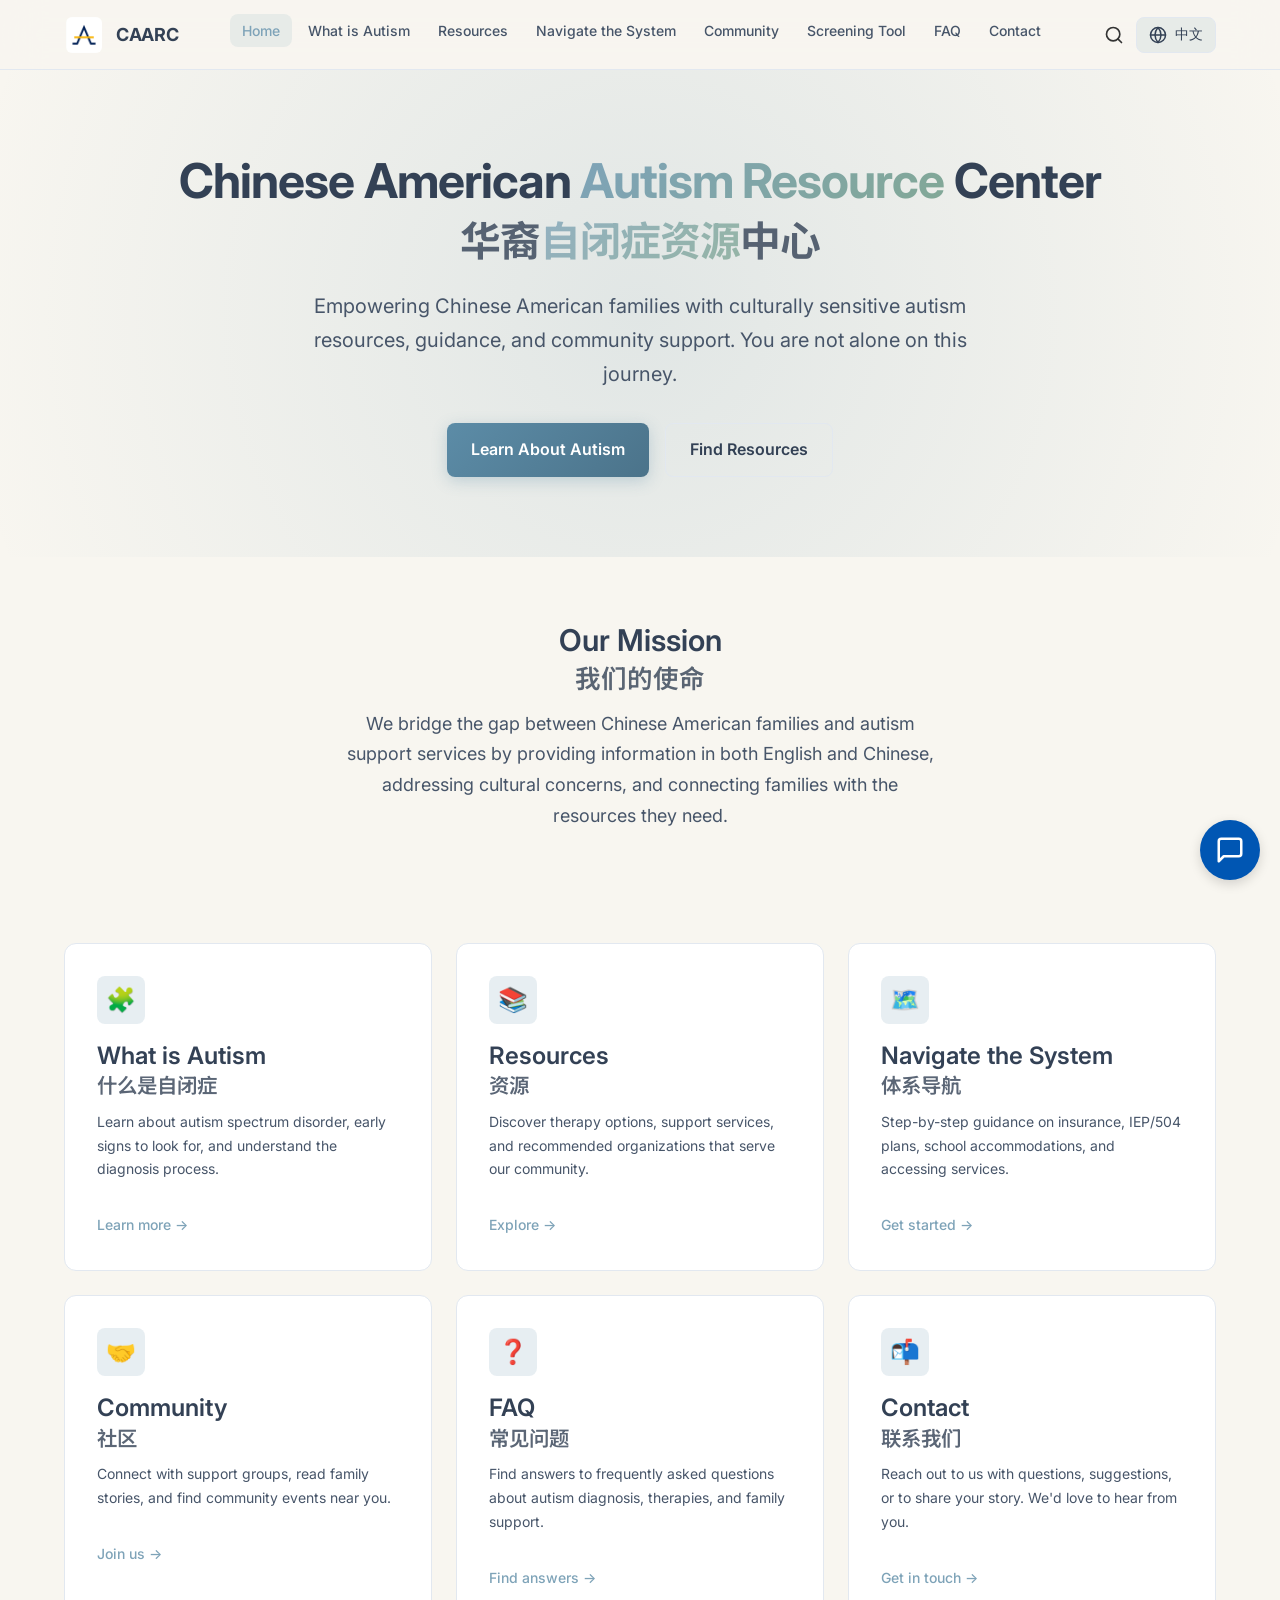
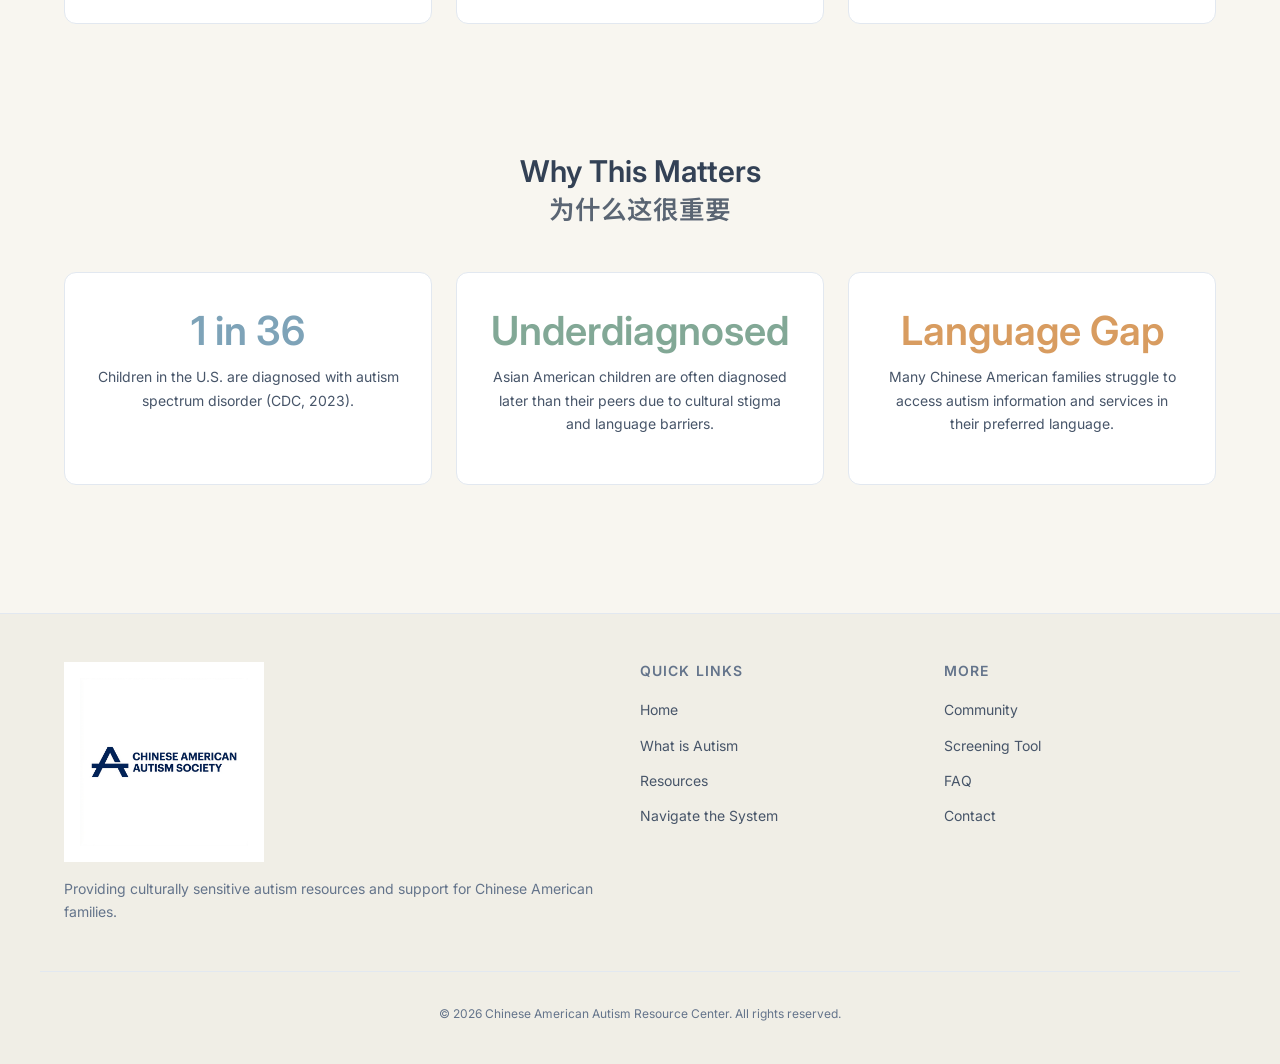
<file: index.html>
<!DOCTYPE html>
<html lang="en" class="lang-en">
<head>
  <meta charset="UTF-8">
  <meta name="viewport" content="width=device-width, initial-scale=1.0">
  <title>Chinese American Autism Resource Center | 华裔自闭症资源中心</title>
  <meta name="description" content="Providing culturally sensitive autism resources, support, and guidance for Chinese American families. 为华裔美国家庭提供自闭症相关资源和支持。">
  <!-- Open Graph / Social Media -->
  <meta property="og:type" content="website">
  <meta property="og:url" content="https://www.caasus.org/index.html">
  <meta property="og:title" content="Chinese American Autism Resource Center | 华裔自闭症资源中心">
  <meta property="og:description" content="Providing culturally sensitive autism resources, support, and guidance for Chinese American families.">
  <meta property="og:image" content="https://www.caasus.org/images/logo_text.png">
  <meta name="twitter:card" content="summary_large_image">
  <link rel="stylesheet" href="css/index.css">
</head>
<body>
  <main>

    <!-- ========== Hero Section ========== -->
    <section class="hero">
      <div class="hero-content container">
        <h1 class="bilingual-title">
          <span class="en">Chinese American <span class="highlight">Autism Resource</span> Center</span>
          <span class="zh">华裔<span class="highlight">自闭症资源</span>中心</span>
        </h1>

        <!-- ========== EDITABLE: Hero Description ========== -->
        <p class="en">Empowering Chinese American families with culturally sensitive autism resources, guidance, and community support. You are not alone on this journey.</p>
        <p class="zh">为华裔美国家庭提供具有文化敏感性的自闭症资源、指导和社区支持。在这段旅程中，您并不孤单。</p>
        <!-- ========== END EDITABLE ========== -->

        <div style="display:flex;gap:16px;justify-content:center;flex-wrap:wrap;">
          <a href="what-is-autism.html" class="btn btn-primary">
            <span class="en">Learn About Autism</span>
            <span class="zh">了解自闭症</span>
          </a>
          <a href="resources.html" class="btn btn-secondary">
            <span class="en">Find Resources</span>
            <span class="zh">查找资源</span>
          </a>
        </div>
      </div>
    </section>

    <!-- ========== Mission Section ========== -->
    <section class="section">
      <div class="container">
        <div class="section-header">
          <h2 class="bilingual-title">
            <span class="en">Our Mission</span>
            <span class="zh">我们的使命</span>
          </h2>
          <!-- ========== EDITABLE: Mission Statement ========== -->
          <p class="en">We bridge the gap between Chinese American families and autism support services by providing information in both English and Chinese, addressing cultural concerns, and connecting families with the resources they need.</p>
          <p class="zh">我们通过提供中英双语信息、关注文化差异并将家庭与所需资源联系起来，架起华裔美国家庭与自闭症支持服务之间的桥梁。</p>
          <!-- ========== END EDITABLE ========== -->
        </div>
      </div>
    </section>

    <!-- ========== Quick Access Cards ========== -->
    <section class="section" style="padding-top:0;">
      <div class="container">
        <div class="card-grid">

          <!-- Card: What is Autism -->
          <a href="what-is-autism.html" class="card" style="text-decoration:none;color:inherit;">
            <div class="card-icon">🧩</div>
            <h3 class="bilingual-title">
              <span class="en">What is Autism</span>
              <span class="zh">什么是自闭症</span>
            </h3>
            <!-- ========== EDITABLE: Card Description ========== -->
            <p class="en">Learn about autism spectrum disorder, early signs to look for, and understand the diagnosis process.</p>
            <p class="zh">了解自闭症谱系障碍、需要关注的早期迹象，以及诊断过程。</p>
            <!-- ========== END EDITABLE ========== -->
            <span class="card-link">
              <span class="en">Learn more →</span>
              <span class="zh">了解更多 →</span>
            </span>
          </a>

          <!-- Card: Resources -->
          <a href="resources.html" class="card" style="text-decoration:none;color:inherit;">
            <div class="card-icon">📚</div>
            <h3 class="bilingual-title">
              <span class="en">Resources</span>
              <span class="zh">资源</span>
            </h3>
            <!-- ========== EDITABLE: Card Description ========== -->
            <p class="en">Discover therapy options, support services, and recommended organizations that serve our community.</p>
            <p class="zh">发现治疗选项、支持服务以及为我们社区服务的推荐机构。</p>
            <!-- ========== END EDITABLE ========== -->
            <span class="card-link">
              <span class="en">Explore →</span>
              <span class="zh">探索 →</span>
            </span>
          </a>

          <!-- Card: Navigate the System -->
          <a href="navigate-system.html" class="card" style="text-decoration:none;color:inherit;">
            <div class="card-icon">🗺️</div>
            <h3 class="bilingual-title">
              <span class="en">Navigate the System</span>
              <span class="zh">体系导航</span>
            </h3>
            <!-- ========== EDITABLE: Card Description ========== -->
            <p class="en">Step-by-step guidance on insurance, IEP/504 plans, school accommodations, and accessing services.</p>
            <p class="zh">关于保险、IEP/504计划、学校支持和获取服务的逐步指导。</p>
            <!-- ========== END EDITABLE ========== -->
            <span class="card-link">
              <span class="en">Get started →</span>
              <span class="zh">开始了解 →</span>
            </span>
          </a>

          <!-- Card: Community -->
          <a href="community.html" class="card" style="text-decoration:none;color:inherit;">
            <div class="card-icon">🤝</div>
            <h3 class="bilingual-title">
              <span class="en">Community</span>
              <span class="zh">社区</span>
            </h3>
            <!-- ========== EDITABLE: Card Description ========== -->
            <p class="en">Connect with support groups, read family stories, and find community events near you.</p>
            <p class="zh">加入互助小组、阅读家庭故事，寻找身边的社区活动。</p>
            <!-- ========== END EDITABLE ========== -->
            <span class="card-link">
              <span class="en">Join us →</span>
              <span class="zh">加入我们 →</span>
            </span>
          </a>

          <!-- Card: FAQ -->
          <a href="faq.html" class="card" style="text-decoration:none;color:inherit;">
            <div class="card-icon">❓</div>
            <h3 class="bilingual-title">
              <span class="en">FAQ</span>
              <span class="zh">常见问题</span>
            </h3>
            <!-- ========== EDITABLE: Card Description ========== -->
            <p class="en">Find answers to frequently asked questions about autism diagnosis, therapies, and family support.</p>
            <p class="zh">查找关于自闭症诊断、治疗和家庭支持的常见问题解答。</p>
            <!-- ========== END EDITABLE ========== -->
            <span class="card-link">
              <span class="en">Find answers →</span>
              <span class="zh">查找答案 →</span>
            </span>
          </a>

          <!-- Card: Contact -->
          <a href="contact.html" class="card" style="text-decoration:none;color:inherit;">
            <div class="card-icon">📬</div>
            <h3 class="bilingual-title">
              <span class="en">Contact</span>
              <span class="zh">联系我们</span>
            </h3>
            <!-- ========== EDITABLE: Card Description ========== -->
            <p class="en">Reach out to us with questions, suggestions, or to share your story. We'd love to hear from you.</p>
            <p class="zh">如有问题、建议或想分享您的故事，请联系我们。我们期待您的来信。</p>
            <!-- ========== END EDITABLE ========== -->
            <span class="card-link">
              <span class="en">Get in touch →</span>
              <span class="zh">联系我们 →</span>
            </span>
          </a>

        </div>
      </div>
    </section>

    <!-- ========== Why This Matters Section ========== -->
    <section class="section">
      <div class="container">
        <div class="section-header">
          <h2 class="bilingual-title">
            <span class="en">Why This Matters</span>
            <span class="zh">为什么这很重要</span>
          </h2>
        </div>
        <div class="card-grid" style="grid-template-columns: repeat(auto-fill, minmax(280px, 1fr));">

          <!-- ========== EDITABLE: Statistics ========== -->
          <div class="card" style="text-align:center;">
            <h3 style="font-size:2.5rem;color:var(--primary-light);margin-bottom:8px;">1 in 36</h3>
            <p class="en">Children in the U.S. are diagnosed with autism spectrum disorder (CDC, 2023).</p>
            <p class="zh">美国儿童被诊断为自闭症谱系障碍（CDC, 2023年）。</p>
          </div>

          <div class="card" style="text-align:center;">
            <h3 style="font-size:2.5rem;color:var(--secondary);margin-bottom:8px;">Underdiagnosed</h3>
            <p class="en">Asian American children are often diagnosed later than their peers due to cultural stigma and language barriers.</p>
            <p class="zh">由于文化偏见和语言障碍，亚裔美国儿童通常比同龄人更晚被诊断。</p>
          </div>

          <div class="card" style="text-align:center;">
            <h3 style="font-size:2.5rem;color:var(--accent);margin-bottom:8px;">Language Gap</h3>
            <p class="en">Many Chinese American families struggle to access autism information and services in their preferred language.</p>
            <p class="zh">许多华裔美国家庭难以用他们偏好的语言获取自闭症信息和服务。</p>
          </div>
          <!-- ========== END EDITABLE ========== -->

        </div>
      </div>
    </section>

  </main>

  <script src="js/nav.js"></script>
</body>
</html>
</file>
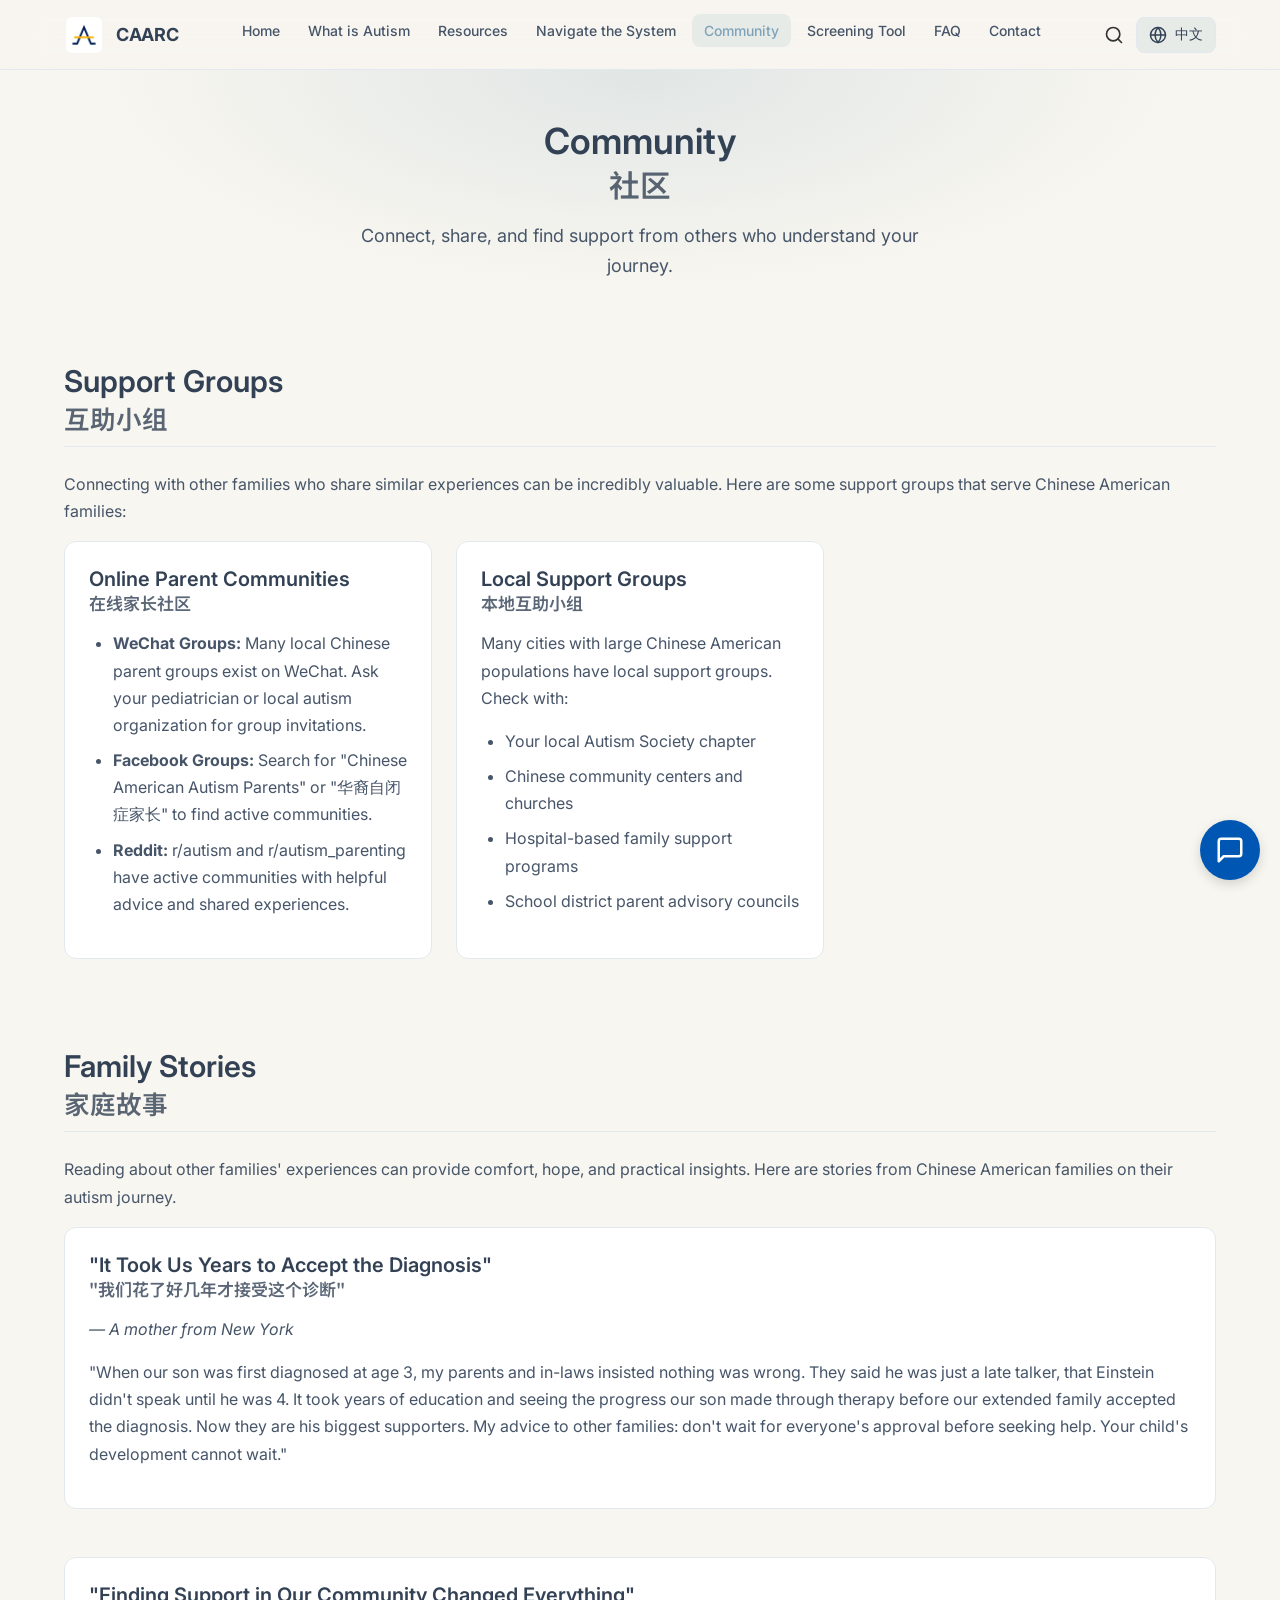
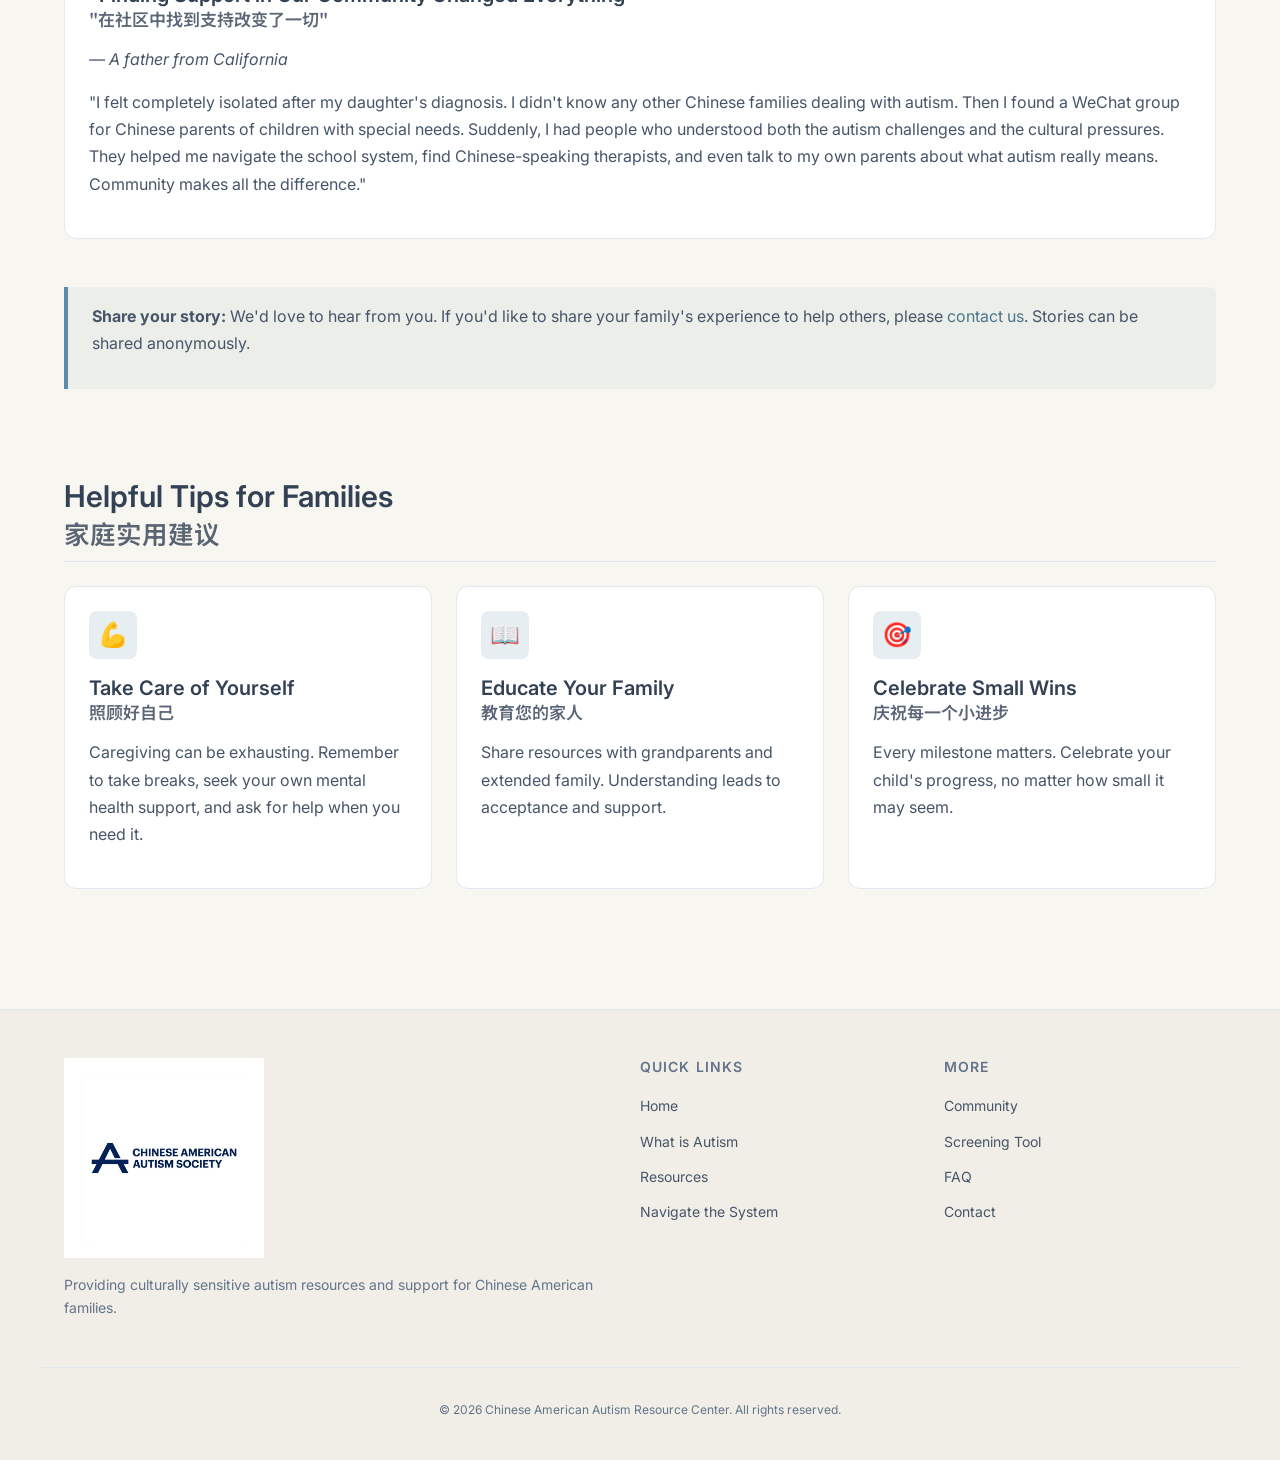
<file: community.html>
<!DOCTYPE html>
<html lang="en" class="lang-en">
<head>
  <meta charset="UTF-8">
  <meta name="viewport" content="width=device-width, initial-scale=1.0">
  <title>Community | 社区 - CAARC</title>
  <meta name="description" content="Connect with support groups, read family stories, and find community events for Chinese American families affected by autism.">
  <meta property="og:type" content="article">
  <meta property="og:url" content="https://www.caasus.org/community.html">
  <meta property="og:title" content="Community | 社区 - CAARC">
  <meta property="og:description" content="Connect with support groups, read family stories, and find community events for Chinese American families.">
  <meta property="og:image" content="https://www.caasus.org/images/logo_text.png">
  <meta name="twitter:card" content="summary_large_image">
  <link rel="stylesheet" href="css/index.css">
</head>
<body>
  <main>

    <section class="page-hero">
      <div class="container">
        <h1 class="bilingual-title">
          <span class="en">Community</span>
          <span class="zh">社区</span>
        </h1>
        <p class="en">Connect, share, and find support from others who understand your journey.</p>
        <p class="zh">与理解您旅程的人联系、分享并获得支持。</p>
      </div>
    </section>

    <div class="container">

      <!-- ========== EDITABLE: Support Groups ========== -->
      <section class="content-section">
        <h2 class="bilingual-title">
          <span class="en">Support Groups</span>
          <span class="zh">互助小组</span>
        </h2>

        <div class="en">
          <p>Connecting with other families who share similar experiences can be incredibly valuable. Here are some support groups that serve Chinese American families:</p>
        </div>
        <div class="zh">
          <p>与有类似经历的其他家庭联系是非常有价值的。以下是一些为华裔美国家庭服务的互助小组：</p>
        </div>

        <div class="card-grid">
          <div class="content-block">
            <h3 class="bilingual-title">
              <span class="en">Online Parent Communities</span>
              <span class="zh">在线家长社区</span>
            </h3>
            <div class="en">
              <ul>
                <li><strong>WeChat Groups:</strong> Many local Chinese parent groups exist on WeChat. Ask your pediatrician or local autism organization for group invitations.</li>
                <li><strong>Facebook Groups:</strong> Search for "Chinese American Autism Parents" or "华裔自闭症家长" to find active communities.</li>
                <li><strong>Reddit:</strong> r/autism and r/autism_parenting have active communities with helpful advice and shared experiences.</li>
              </ul>
            </div>
            <div class="zh">
              <ul>
                <li><strong>微信群：</strong>许多当地华人家长群存在于微信上。向您的儿科医生或当地自闭症组织询问群邀请。</li>
                <li><strong>Facebook群组：</strong>搜索"Chinese American Autism Parents"或"华裔自闭症家长"以找到活跃的社区。</li>
                <li><strong>Reddit：</strong>r/autism和r/autism_parenting拥有活跃的社区，提供有用的建议和分享的经验。</li>
              </ul>
            </div>
          </div>

          <div class="content-block">
            <h3 class="bilingual-title">
              <span class="en">Local Support Groups</span>
              <span class="zh">本地互助小组</span>
            </h3>
            <div class="en">
              <p>Many cities with large Chinese American populations have local support groups. Check with:</p>
              <ul>
                <li>Your local Autism Society chapter</li>
                <li>Chinese community centers and churches</li>
                <li>Hospital-based family support programs</li>
                <li>School district parent advisory councils</li>
              </ul>
            </div>
            <div class="zh">
              <p>许多华裔美国人口较多的城市都有本地互助小组。请查询：</p>
              <ul>
                <li>您当地的自闭症协会分会</li>
                <li>中国社区中心和教会</li>
                <li>医院的家庭支持项目</li>
                <li>学区家长咨询委员会</li>
              </ul>
            </div>
          </div>
        </div>
      </section>
      <!-- ========== END EDITABLE ========== -->

      <!-- ========== EDITABLE: Family Stories ========== -->
      <section class="content-section">
        <h2 class="bilingual-title">
          <span class="en">Family Stories</span>
          <span class="zh">家庭故事</span>
        </h2>

        <div class="en">
          <p>Reading about other families' experiences can provide comfort, hope, and practical insights. Here are stories from Chinese American families on their autism journey.</p>
        </div>
        <div class="zh">
          <p>阅读其他家庭的经历可以带来安慰、希望和实用的见解。以下是华裔美国家庭在自闭症旅程中的故事。</p>
        </div>

        <div class="card-grid" style="grid-template-columns: 1fr;">
          <div class="content-block">
            <h3 class="bilingual-title">
              <span class="en">"It Took Us Years to Accept the Diagnosis"</span>
              <span class="zh">"我们花了好几年才接受这个诊断"</span>
            </h3>
            <div class="en">
              <p><em>— A mother from New York</em></p>
              <p>"When our son was first diagnosed at age 3, my parents and in-laws insisted nothing was wrong. They said he was just a late talker, that Einstein didn't speak until he was 4. It took years of education and seeing the progress our son made through therapy before our extended family accepted the diagnosis. Now they are his biggest supporters. My advice to other families: don't wait for everyone's approval before seeking help. Your child's development cannot wait."</p>
            </div>
            <div class="zh">
              <p><em>— 来自纽约的一位母亲</em></p>
              <p>"当我们的儿子在3岁时首次被诊断时，我的父母和公婆坚持认为没有任何问题。他们说他只是说话晚，爱因斯坦4岁才开始说话。经过多年的教育和看到我们儿子通过治疗取得的进步之后，我们的大家庭才接受了这个诊断。现在他们是他最大的支持者。我给其他家庭的建议是：不要等到所有人都同意了才寻求帮助。您孩子的发展不能等待。"</p>
            </div>
          </div>

          <div class="content-block">
            <h3 class="bilingual-title">
              <span class="en">"Finding Support in Our Community Changed Everything"</span>
              <span class="zh">"在社区中找到支持改变了一切"</span>
            </h3>
            <div class="en">
              <p><em>— A father from California</em></p>
              <p>"I felt completely isolated after my daughter's diagnosis. I didn't know any other Chinese families dealing with autism. Then I found a WeChat group for Chinese parents of children with special needs. Suddenly, I had people who understood both the autism challenges and the cultural pressures. They helped me navigate the school system, find Chinese-speaking therapists, and even talk to my own parents about what autism really means. Community makes all the difference."</p>
            </div>
            <div class="zh">
              <p><em>— 来自加利福尼亚的一位父亲</em></p>
              <p>"女儿被诊断后，我感到完全孤立。我不认识任何其他正在应对自闭症的华人家庭。后来我在微信上找到了一个特殊需要儿童华人家长群。突然间，我有了既理解自闭症挑战又理解文化压力的人。他们帮助我穿越学校系统，找到讲中文的治疗师，甚至和我自己的父母谈论自闭症的真正含义。社区带来了一切改变。"</p>
            </div>
          </div>
        </div>

        <div class="info-box">
          <p class="en"><strong>Share your story:</strong> We'd love to hear from you. If you'd like to share your family's experience to help others, please <a href="contact.html">contact us</a>. Stories can be shared anonymously.</p>
          <p class="zh"><strong>分享您的故事：</strong>我们期待您的来信。如果您愿意分享您家庭的经历来帮助他人，请<a href="contact.html">联系我们</a>。故事可以匿名分享。</p>
        </div>
      </section>
      <!-- ========== END EDITABLE ========== -->

      <!-- ========== EDITABLE: Helpful Resources ========== -->
      <section class="content-section">
        <h2 class="bilingual-title">
          <span class="en">Helpful Tips for Families</span>
          <span class="zh">家庭实用建议</span>
        </h2>

        <div class="card-grid" style="grid-template-columns: repeat(auto-fill, minmax(280px, 1fr));">
          <div class="content-block">
            <div class="card-icon">💪</div>
            <h3 class="bilingual-title">
              <span class="en">Take Care of Yourself</span>
              <span class="zh">照顾好自己</span>
            </h3>
            <p class="en">Caregiving can be exhausting. Remember to take breaks, seek your own mental health support, and ask for help when you need it.</p>
            <p class="zh">照顾孩子可能让人精疲力竭。记得休息、寻求自己的心理健康支持，需要时就寻求帮助。</p>
          </div>

          <div class="content-block">
            <div class="card-icon">📖</div>
            <h3 class="bilingual-title">
              <span class="en">Educate Your Family</span>
              <span class="zh">教育您的家人</span>
            </h3>
            <p class="en">Share resources with grandparents and extended family. Understanding leads to acceptance and support.</p>
            <p class="zh">与祖父母和大家庭分享资源。理解带来接受和支持。</p>
          </div>

          <div class="content-block">
            <div class="card-icon">🎯</div>
            <h3 class="bilingual-title">
              <span class="en">Celebrate Small Wins</span>
              <span class="zh">庆祝每一个小进步</span>
            </h3>
            <p class="en">Every milestone matters. Celebrate your child's progress, no matter how small it may seem.</p>
            <p class="zh">每个里程碑都很重要。庆祝孩子的进步，无论它看起来多么微小。</p>
          </div>
        </div>
      </section>
      <!-- ========== END EDITABLE ========== -->

    </div>
  </main>

  <script src="js/nav.js"></script>
</body>
</html>
</file>
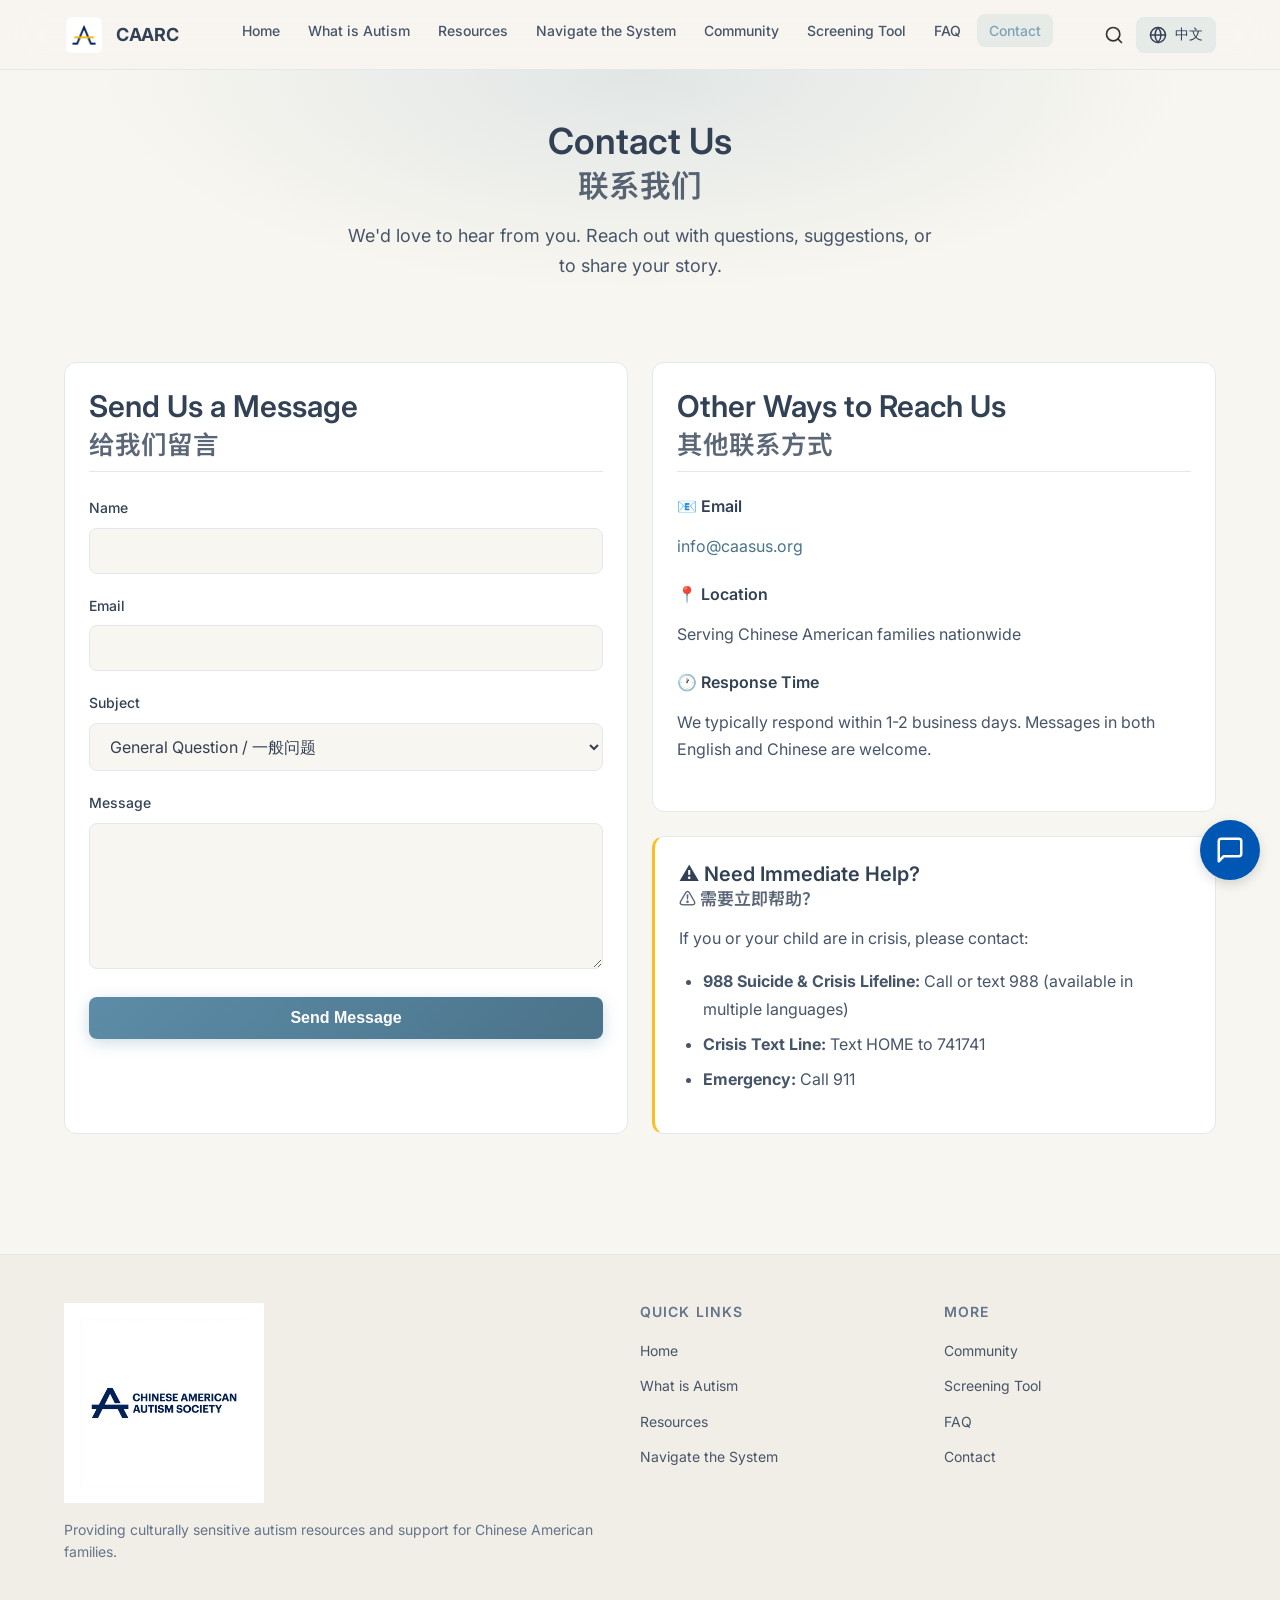
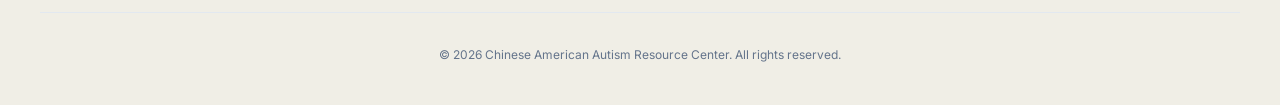
<file: contact.html>
<!DOCTYPE html>
<html lang="en" class="lang-en">

<head>
  <meta charset="UTF-8">
  <meta name="viewport" content="width=device-width, initial-scale=1.0">
  <title>Contact | 联系我们 - CAARC</title>
  <meta name="description"
    content="Contact the Chinese American Autism Resource Center with questions, suggestions, or to share your story.">
  <meta property="og:type" content="website">
  <meta property="og:url" content="https://www.caasus.org/contact.html">
  <meta property="og:title" content="Contact | 联系我们 - CAARC">
  <meta property="og:description"
    content="Contact the Chinese American Autism Resource Center with questions, suggestions, or to share your story.">
  <meta property="og:image" content="https://www.caasus.org/images/logo_text.png">
  <meta name="twitter:card" content="summary_large_image">
  <link rel="stylesheet" href="css/index.css">
</head>

<body>
  <main>

    <section class="page-hero">
      <div class="container">
        <h1 class="bilingual-title">
          <span class="en">Contact Us</span>
          <span class="zh">联系我们</span>
        </h1>
        <p class="en">We'd love to hear from you. Reach out with questions, suggestions, or to share your story.</p>
        <p class="zh">我们期待您的来信。如有问题、建议或想分享您的故事，请联系我们。</p>
      </div>
    </section>

    <div class="container">

      <section class="content-section">
        <div class="card-grid" style="grid-template-columns: 1fr 1fr;">

          <!-- Contact Form -->
          <div class="content-block">
            <h2 class="bilingual-title" style="margin-top:0;">
              <span class="en">Send Us a Message</span>
              <span class="zh">给我们留言</span>
            </h2>

            <!-- ========== EDITABLE: Contact Form ========== -->
            <form id="contact-form" onsubmit="handleSubmit(event)">
              <div class="form-group">
                <label>
                  <span class="en">Name</span>
                  <span class="zh">姓名</span>
                </label>
                <input type="text" id="name" name="name" required>
              </div>

              <div class="form-group">
                <label>
                  <span class="en">Email</span>
                  <span class="zh">邮箱</span>
                </label>
                <input type="email" id="email" name="email" required>
              </div>

              <div class="form-group">
                <label>
                  <span class="en">Subject</span>
                  <span class="zh">主题</span>
                </label>
                <select id="subject" name="subject">
                  <option value="general">
                    General Question / 一般问题
                  </option>
                  <option value="resource">
                    Resource Request / 资源请求
                  </option>
                  <option value="story">
                    Share My Story / 分享我的故事
                  </option>
                  <option value="volunteer">
                    Volunteer / 志愿服务
                  </option>
                  <option value="other">
                    Other / 其他
                  </option>
                </select>
              </div>

              <div class="form-group">
                <label>
                  <span class="en">Message</span>
                  <span class="zh">留言内容</span>
                </label>
                <textarea id="message" name="message" rows="6" required></textarea>
              </div>

              <button type="submit" class="btn btn-primary" style="width:100%;justify-content:center;">
                <span class="en">Send Message</span>
                <span class="zh">发送留言</span>
              </button>

              <div id="form-status" style="margin-top:16px;text-align:center;display:none;"></div>
            </form>
            <!-- ========== END EDITABLE ========== -->
          </div>

          <!-- Contact Info -->
          <div>
            <!-- ========== EDITABLE: Contact Information ========== -->
            <div class="content-block">
              <h2 class="bilingual-title" style="margin-top:0;">
                <span class="en">Other Ways to Reach Us</span>
                <span class="zh">其他联系方式</span>
              </h2>

              <div style="margin-bottom:24px;">
                <h3 style="font-size:1rem;">
                  <span class="en">📧 Email</span>
                  <span class="zh">📧 邮箱</span>
                </h3>
                <p><a id="contact-email" href="#">Loading...</a></p>
              </div>

              <div style="margin-bottom:24px;">
                <h3 style="font-size:1rem;">
                  <span class="en">📍 Location</span>
                  <span class="zh">📍 地点</span>
                </h3>
                <p class="en">Serving Chinese American families nationwide</p>
                <p class="zh">服务全国华裔美国家庭</p>
              </div>

              <div style="margin-bottom:24px;">
                <h3 style="font-size:1rem;">
                  <span class="en">🕐 Response Time</span>
                  <span class="zh">🕐 回复时间</span>
                </h3>
                <p class="en">We typically respond within 1-2 business days. Messages in both English and Chinese are
                  welcome.</p>
                <p class="zh">我们通常在1-2个工作日内回复。欢迎使用中文或英文留言。</p>
              </div>
            </div>
            <!-- ========== END EDITABLE ========== -->

            <!-- ========== EDITABLE: Emergency Resources ========== -->
            <div class="content-block" style="border-left: 3px solid var(--warning);">
              <h3 class="bilingual-title" style="margin-top:0;">
                <span class="en">⚠️ Need Immediate Help?</span>
                <span class="zh">⚠️ 需要立即帮助？</span>
              </h3>
              <div class="en">
                <p>If you or your child are in crisis, please contact:</p>
                <ul>
                  <li><strong>988 Suicide & Crisis Lifeline:</strong> Call or text 988 (available in multiple languages)
                  </li>
                  <li><strong>Crisis Text Line:</strong> Text HOME to 741741</li>
                  <li><strong>Emergency:</strong> Call 911</li>
                </ul>
              </div>
              <div class="zh">
                <p>如果您或您的孩子正处于危机中，请联系：</p>
                <ul>
                  <li><strong>988自杀和危机生命线：</strong>拨打或发短信至988（提供多语言服务）</li>
                  <li><strong>危机短信热线：</strong>发送HOME到741741</li>
                  <li><strong>紧急情况：</strong>拨打911</li>
                </ul>
              </div>
            </div>
            <!-- ========== END EDITABLE ========== -->
          </div>

        </div>
      </section>

    </div>
  </main>

  <script src="js/config.js"></script>
  <script>
    async function handleSubmit(event) {
      event.preventDefault();
      var status = document.getElementById('form-status');
      var submitBtn = event.target.querySelector('button[type="submit"]');
      var lang = document.documentElement.classList.contains('lang-zh') ? 'zh' : 'en';

      // Check for Web3Forms key
      var apiKey = (typeof CONFIG !== 'undefined' && CONFIG.WEB3FORMS_KEY) ? CONFIG.WEB3FORMS_KEY : '';
      if (!apiKey || apiKey === 'YOUR_WEB3FORMS_ACCESS_KEY_HERE') {
        status.style.display = 'block';
        status.innerHTML = '<div class="info-box"><p>Contact form not configured. Please set up js/config.js with your Web3Forms key.</p></div>';
        return;
      }

      // Show loading state
      submitBtn.disabled = true;
      submitBtn.innerHTML = lang === 'zh' ? '发送中...' : 'Sending...';

      var subjectEl = document.getElementById('subject');
      var formData = {
        access_key: apiKey,
        name: document.getElementById('name').value,
        email: document.getElementById('email').value,
        subject: subjectEl.options[subjectEl.selectedIndex].text || 'Message from CAAS Website',
        message: document.getElementById('message').value,
        from_name: 'CAAS Website Contact Form'
      };

      try {
        var response = await fetch('https://api.web3forms.com/submit', {
          method: 'POST',
          headers: { 'Content-Type': 'application/json' },
          body: JSON.stringify(formData)
        });
        var result = await response.json();

        status.style.display = 'block';
        if (result.success) {
          event.target.reset();
          if (lang === 'zh') {
            status.innerHTML = '<div class="info-box success"><p>✅ 您的消息已成功发送！我们会尽快回复您。</p></div>';
          } else {
            status.innerHTML = '<div class="info-box success"><p>✅ Your message has been sent successfully! We\'ll get back to you soon.</p></div>';
          }
        } else {
          if (lang === 'zh') {
            status.innerHTML = '<div class="info-box"><p>❌ 发送失败，请稍后再试。</p></div>';
          } else {
            status.innerHTML = '<div class="info-box"><p>❌ Failed to send. Please try again later.</p></div>';
          }
        }
      } catch (err) {
        status.style.display = 'block';
        if (lang === 'zh') {
          status.innerHTML = '<div class="info-box"><p>❌ 网络错误，请稍后再试。</p></div>';
        } else {
          status.innerHTML = '<div class="info-box"><p>❌ Network error. Please try again later.</p></div>';
        }
      }

      // Restore button
      submitBtn.disabled = false;
      submitBtn.innerHTML = '<span class="en">Send Message</span><span class="zh">发送留言</span>';
    }

    // Populate email from config
    document.addEventListener('DOMContentLoaded', function() {
      var emailEl = document.getElementById('contact-email');
      if (typeof CONFIG !== 'undefined' && CONFIG.EMAIL) {
        emailEl.href = 'mailto:' + CONFIG.EMAIL;
        emailEl.textContent = CONFIG.EMAIL;
      } else {
        emailEl.href = '#';
        emailEl.textContent = 'Please set up js/config.js';
      }
    });
  </script>
  <script src="js/nav.js"></script>
</body>

</html>
</file>
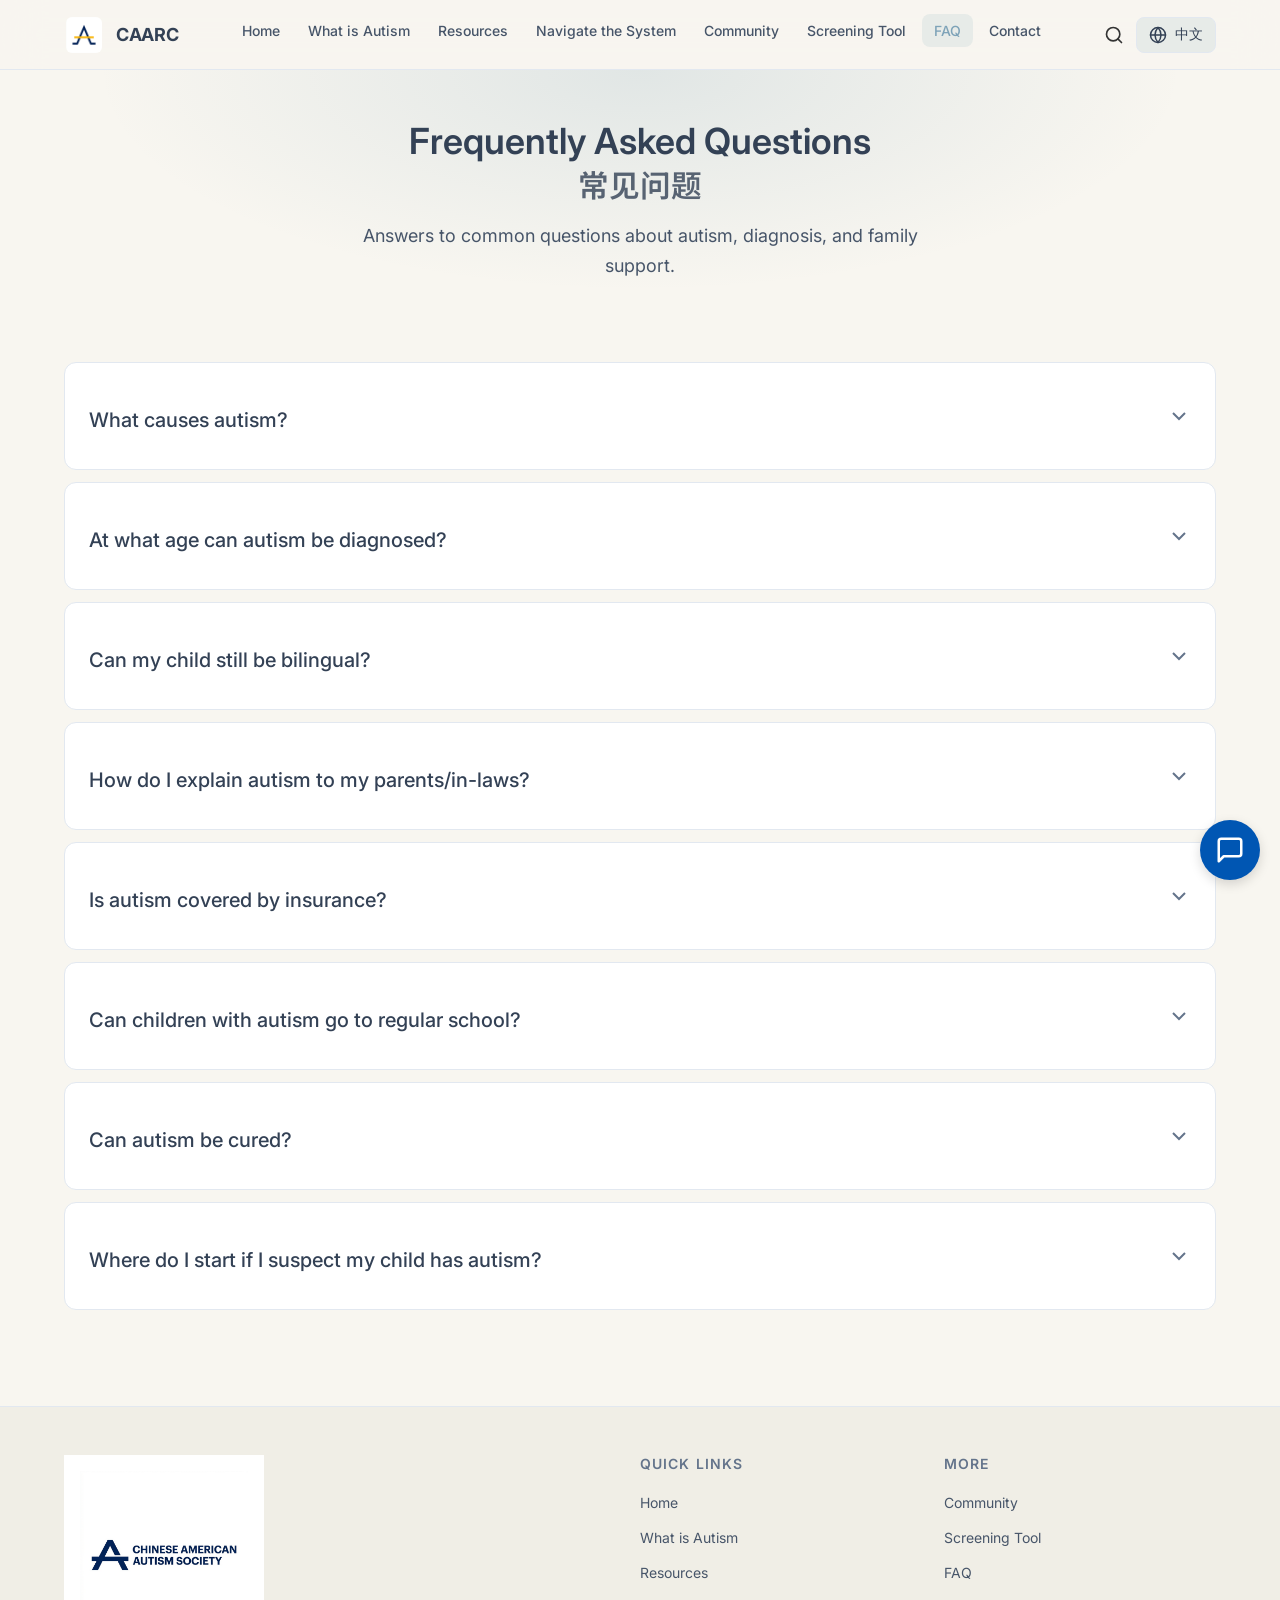
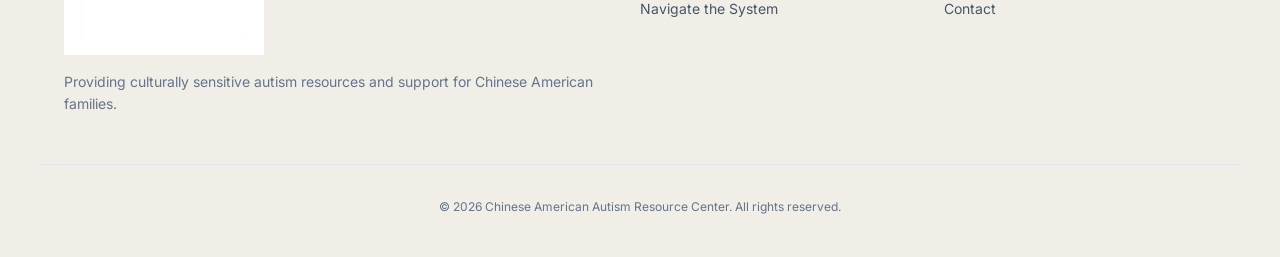
<file: faq.html>
<!DOCTYPE html>
<html lang="en" class="lang-en">
<head>
  <meta charset="UTF-8">
  <meta name="viewport" content="width=device-width, initial-scale=1.0">
  <title>FAQ | 常见问题 - CAARC</title>
  <meta name="description" content="Frequently asked questions about autism diagnosis, therapies, and family support for Chinese American families.">
  <meta property="og:type" content="article">
  <meta property="og:url" content="https://www.caasus.org/faq.html">
  <meta property="og:title" content="FAQ | 常见问题 - CAARC">
  <meta property="og:description" content="Frequently asked questions about autism diagnosis, therapies, and family support for Chinese American families.">
  <meta property="og:image" content="https://www.caasus.org/images/logo_text.png">
  <meta name="twitter:card" content="summary_large_image">
  <link rel="stylesheet" href="css/index.css">
</head>
<body>
  <main>

    <section class="page-hero">
      <div class="container">
        <h1 class="bilingual-title">
          <span class="en">Frequently Asked Questions</span>
          <span class="zh">常见问题</span>
        </h1>
        <p class="en">Answers to common questions about autism, diagnosis, and family support.</p>
        <p class="zh">关于自闭症、诊断和家庭支持的常见问题解答。</p>
      </div>
    </section>

    <div class="container">
      <section class="content-section">

        <!-- ========== EDITABLE: FAQ Items ========== -->
        <div class="accordion" id="faq-accordion">

          <!-- FAQ 1 -->
          <div class="accordion-item">
            <div class="accordion-header" onclick="toggleAccordion(this)">
              <h3>
                <span class="en">What causes autism?</span>
                <span class="zh">自闭症的原因是什么？</span>
              </h3>
              <svg class="accordion-icon" viewBox="0 0 24 24" fill="none" stroke="currentColor" stroke-width="2"><polyline points="6 9 12 15 18 9"></polyline></svg>
            </div>
            <div class="accordion-content">
              <div class="accordion-content-inner">
                <p class="en">The exact causes of autism are not fully understood, but research shows it is primarily influenced by genetics. Studies of twins and families show that genetics play a significant role. Environmental factors may also contribute, but there is <strong>no scientific evidence</strong> linking autism to vaccines, parenting styles, or diet. Autism is a neurological difference present from birth.</p>
                <p class="zh">自闭症的确切原因尚未完全了解，但研究表明它主要受遗传因素影响。双胞胎和家庭研究表明遗传因素起着重要作用。环境因素也可能有所贡献，但<strong>没有科学证据</strong>将自闭症与疫苗、养育方式或饮食联系起来。自闭症是一种从出生起就存在的神经学差异。</p>
              </div>
            </div>
          </div>

          <!-- FAQ 2 -->
          <div class="accordion-item">
            <div class="accordion-header" onclick="toggleAccordion(this)">
              <h3>
                <span class="en">At what age can autism be diagnosed?</span>
                <span class="zh">自闭症可以在什么年龄被诊断？</span>
              </h3>
              <svg class="accordion-icon" viewBox="0 0 24 24" fill="none" stroke="currentColor" stroke-width="2"><polyline points="6 9 12 15 18 9"></polyline></svg>
            </div>
            <div class="accordion-content">
              <div class="accordion-content-inner">
                <p class="en">Autism can be reliably diagnosed as early as 18 months of age, though many children are not diagnosed until age 4 or later. The American Academy of Pediatrics recommends screening at 18 and 24 months. Asian American children are often diagnosed later than their peers — studies show a gap of 1-2 years compared to white children. If you have concerns about your child's development, don't wait — talk to your pediatrician immediately.</p>
                <p class="zh">自闭症最早可以在18个月时被可靠诊断，但许多儿童直到4岁或更晚才被诊断。美国儿科学会建议在18个月和24个月时进行筛查。亚裔美国儿童通常比同龄人更晚被诊断——研究显示与白人儿童相比有1-2年的差距。如果您对孩子的发展有担忧，不要等待——立即与您的儿科医生交谈。</p>
              </div>
            </div>
          </div>

          <!-- FAQ 3 -->
          <div class="accordion-item">
            <div class="accordion-header" onclick="toggleAccordion(this)">
              <h3>
                <span class="en">Can my child still be bilingual?</span>
                <span class="zh">我的孩子还能双语吗？</span>
              </h3>
              <svg class="accordion-icon" viewBox="0 0 24 24" fill="none" stroke="currentColor" stroke-width="2"><polyline points="6 9 12 15 18 9"></polyline></svg>
            </div>
            <div class="accordion-content">
              <div class="accordion-content-inner">
                <p class="en"><strong>Yes!</strong> Research consistently shows that bilingualism does not cause additional language delays in children with autism. In fact, bilingual exposure may provide cognitive benefits. The American Speech-Language-Hearing Association (ASHA) recommends that families continue using their home language. Speaking Chinese at home helps your child maintain family connections, cultural identity, and communication with grandparents and relatives.</p>
                <p class="zh"><strong>是的！</strong>研究一致表明，双语不会导致自闭症儿童额外的语言延迟。事实上，双语接触可能提供认知益处。美国言语语言听力协会（ASHA）建议家庭继续使用他们的母语。在家说中文有助于您的孩子保持家庭联系、文化认同，以及与祖父母和亲戚的沟通。</p>
              </div>
            </div>
          </div>

          <!-- FAQ 4 -->
          <div class="accordion-item">
            <div class="accordion-header" onclick="toggleAccordion(this)">
              <h3>
                <span class="en">How do I explain autism to my parents/in-laws?</span>
                <span class="zh">我如何向父母/公婆解释自闭症？</span>
              </h3>
              <svg class="accordion-icon" viewBox="0 0 24 24" fill="none" stroke="currentColor" stroke-width="2"><polyline points="6 9 12 15 18 9"></polyline></svg>
            </div>
            <div class="accordion-content">
              <div class="accordion-content-inner">
                <div class="en">
                  <p>This is one of the most common challenges for Chinese American families. Here are some approaches that have worked for other families:</p>
                  <ul>
                    <li><strong>Use medical terminology:</strong> Framing autism as a medical/neurological condition (rather than a behavioral issue) can help older generations understand it's not about parenting</li>
                    <li><strong>Share Chinese-language resources:</strong> Provide articles and videos in Chinese that explain autism clearly</li>
                    <li><strong>Involve them in therapy:</strong> Inviting grandparents to observe therapy sessions can help them see the progress and understand the approach</li>
                    <li><strong>Be patient:</strong> Acceptance takes time. Focus on the progress your child is making</li>
                    <li><strong>Find a Chinese-speaking professional:</strong> Having a doctor or therapist explain the diagnosis in Chinese can be very effective</li>
                  </ul>
                </div>
                <div class="zh">
                  <p>这是华裔美国家庭最常见的挑战之一。以下是一些对其他家庭有效的方法：</p>
                  <ul>
                    <li><strong>使用医学术语：</strong>将自闭症定义为医学/神经系统状况（而不是行为问题）可以帮助老一辈理解这与养育方式无关</li>
                    <li><strong>分享中文资源：</strong>提供清楚解释自闭症的中文文章和视频</li>
                    <li><strong>让他们参与治疗：</strong>邀请祖父母观察治疗过程可以帮助他们看到进步并理解方法</li>
                    <li><strong>保持耐心：</strong>接受需要时间。关注您的孩子正在取得的进步</li>
                    <li><strong>找一位讲中文的专业人士：</strong>让医生或治疗师用中文解释诊断结果可能非常有效</li>
                  </ul>
                </div>
              </div>
            </div>
          </div>

          <!-- FAQ 5 -->
          <div class="accordion-item">
            <div class="accordion-header" onclick="toggleAccordion(this)">
              <h3>
                <span class="en">Is autism covered by insurance?</span>
                <span class="zh">保险是否覆盖自闭症？</span>
              </h3>
              <svg class="accordion-icon" viewBox="0 0 24 24" fill="none" stroke="currentColor" stroke-width="2"><polyline points="6 9 12 15 18 9"></polyline></svg>
            </div>
            <div class="accordion-content">
              <div class="accordion-content-inner">
                <p class="en">Yes, most health insurance plans are required by law to cover autism diagnosis and treatment. All 50 states have autism insurance mandates, though the specifics vary by state. Medicaid also covers autism services. If your insurance denies coverage, you have the right to appeal. Visit our <a href="navigate-system.html">Navigate the System</a> page for detailed guidance on insurance coverage.</p>
                <p class="zh">是的，大多数健康保险计划依法必须覆盖自闭症的诊断和治疗。所有50个州都有自闭症保险授权，尽管具体情况因州而异。Medicaid也覆盖自闭症服务。如果您的保险拒绝覆盖，您有权提出申诉。请访问我们的<a href="navigate-system.html">体系导航</a>页面，获取有关保险覆盖的详细指导。</p>
              </div>
            </div>
          </div>

          <!-- FAQ 6 -->
          <div class="accordion-item">
            <div class="accordion-header" onclick="toggleAccordion(this)">
              <h3>
                <span class="en">Can children with autism go to regular school?</span>
                <span class="zh">自闭症儿童可以上普通学校吗？</span>
              </h3>
              <svg class="accordion-icon" viewBox="0 0 24 24" fill="none" stroke="currentColor" stroke-width="2"><polyline points="6 9 12 15 18 9"></polyline></svg>
            </div>
            <div class="accordion-content">
              <div class="accordion-content-inner">
                <p class="en">Yes! Many children with autism attend regular schools with appropriate supports. Under federal law (IDEA), your child has the right to be educated in the "least restrictive environment." This means they should be included in general education classrooms to the maximum extent appropriate, with supports such as an IEP or 504 Plan. The right placement depends on your child's individual needs — options range from full inclusion with support to specialized classrooms.</p>
                <p class="zh">是的！许多自闭症儿童在适当支持下在普通学校就读。根据联邦法律（IDEA），您的孩子有权在"最少限制环境"中接受教育。这意味着他们应在最大适当范围内被纳入普通教育课堂，并获得IEP或504计划等支持。合适的安置取决于您孩子的个别需求——选项从全融合支持到专门教室不等。</p>
              </div>
            </div>
          </div>

          <!-- FAQ 7 -->
          <div class="accordion-item">
            <div class="accordion-header" onclick="toggleAccordion(this)">
              <h3>
                <span class="en">Can autism be cured?</span>
                <span class="zh">自闭症可以治愈吗？</span>
              </h3>
              <svg class="accordion-icon" viewBox="0 0 24 24" fill="none" stroke="currentColor" stroke-width="2"><polyline points="6 9 12 15 18 9"></polyline></svg>
            </div>
            <div class="accordion-content">
              <div class="accordion-content-inner">
                <p class="en">Autism is a lifelong condition — there is currently no cure. However, with early intervention and appropriate therapies, many individuals with autism make significant progress in communication, social skills, and daily living. The goal of treatment is not to "cure" autism but to help individuals reach their full potential and lead fulfilling lives. Many autistic adults live independently, have careers, and contribute meaningfully to their communities.</p>
                <p class="zh">自闭症是一种终生状况——目前没有治愈方法。然而，通过早期干预和适当的治疗，许多自闭症个体在沟通、社交技能和日常生活方面取得了显著进步。治疗的目标不是"治愈"自闭症，而是帮助个体发挥其全部潜力并过上充实的生活。许多自闭症成人独立生活、拥有事业，并对他们的社区做出有意义的贡献。</p>
              </div>
            </div>
          </div>

          <!-- FAQ 8 -->
          <div class="accordion-item">
            <div class="accordion-header" onclick="toggleAccordion(this)">
              <h3>
                <span class="en">Where do I start if I suspect my child has autism?</span>
                <span class="zh">如果我怀疑我的孩子有自闭症，我该从哪里开始？</span>
              </h3>
              <svg class="accordion-icon" viewBox="0 0 24 24" fill="none" stroke="currentColor" stroke-width="2"><polyline points="6 9 12 15 18 9"></polyline></svg>
            </div>
            <div class="accordion-content">
              <div class="accordion-content-inner">
                <div class="en">
                  <ol class="steps-list">
                    <li><strong>Talk to your pediatrician:</strong> Share your specific concerns. Ask for a developmental screening.</li>
                    <li><strong>Contact Early Intervention:</strong> For children under 3, your state's Early Intervention program provides free evaluations.</li>
                    <li><strong>Request a school evaluation:</strong> For children 3 and older, your school district must evaluate your child if requested in writing.</li>
                    <li><strong>Seek a comprehensive evaluation:</strong> Ask for a referral to a developmental pediatrician or autism specialist for a thorough assessment.</li>
                    <li><strong>Don't wait:</strong> The earlier your child receives support, the better the outcomes. Trust your instincts as a parent.</li>
                  </ol>
                </div>
                <div class="zh">
                  <ol class="steps-list">
                    <li><strong>与儿科医生交谈：</strong>分享您具体的担忧。要求进行发育筛查。</li>
                    <li><strong>联系早期干预：</strong>对于3岁以下的儿童，您所在州的早期干预项目提供免费评估。</li>
                    <li><strong>请求学校评估：</strong>对于3岁及以上的儿童，如果您以书面形式提出请求，学区必须对您的孩子进行评估。</li>
                    <li><strong>寻求综合评估：</strong>要求转介到发育儿科医生或自闭症专家进行全面评估。</li>
                    <li><strong>不要等待：</strong>您的孩子越早获得支持，效果越好。相信您作为父母的直觉。</li>
                  </ol>
                </div>
              </div>
            </div>
          </div>

        </div>
        <!-- ========== END EDITABLE ========== -->

      </section>
    </div>
  </main>

  <!-- FAQ Accordion Script -->
  <script>
    function toggleAccordion(header) {
      const item = header.parentElement;
      const content = item.querySelector('.accordion-content');
      const isActive = item.classList.contains('active');

      // Close all other items
      document.querySelectorAll('.accordion-item.active').forEach(function(activeItem) {
        if (activeItem !== item) {
          activeItem.classList.remove('active');
          activeItem.querySelector('.accordion-content').style.maxHeight = null;
        }
      });

      // Toggle current item
      if (isActive) {
        item.classList.remove('active');
        content.style.maxHeight = null;
      } else {
        item.classList.add('active');
        content.style.maxHeight = content.scrollHeight + 'px';
      }
    }
  </script>
  <script src="js/nav.js"></script>
</body>
</html>
</file>
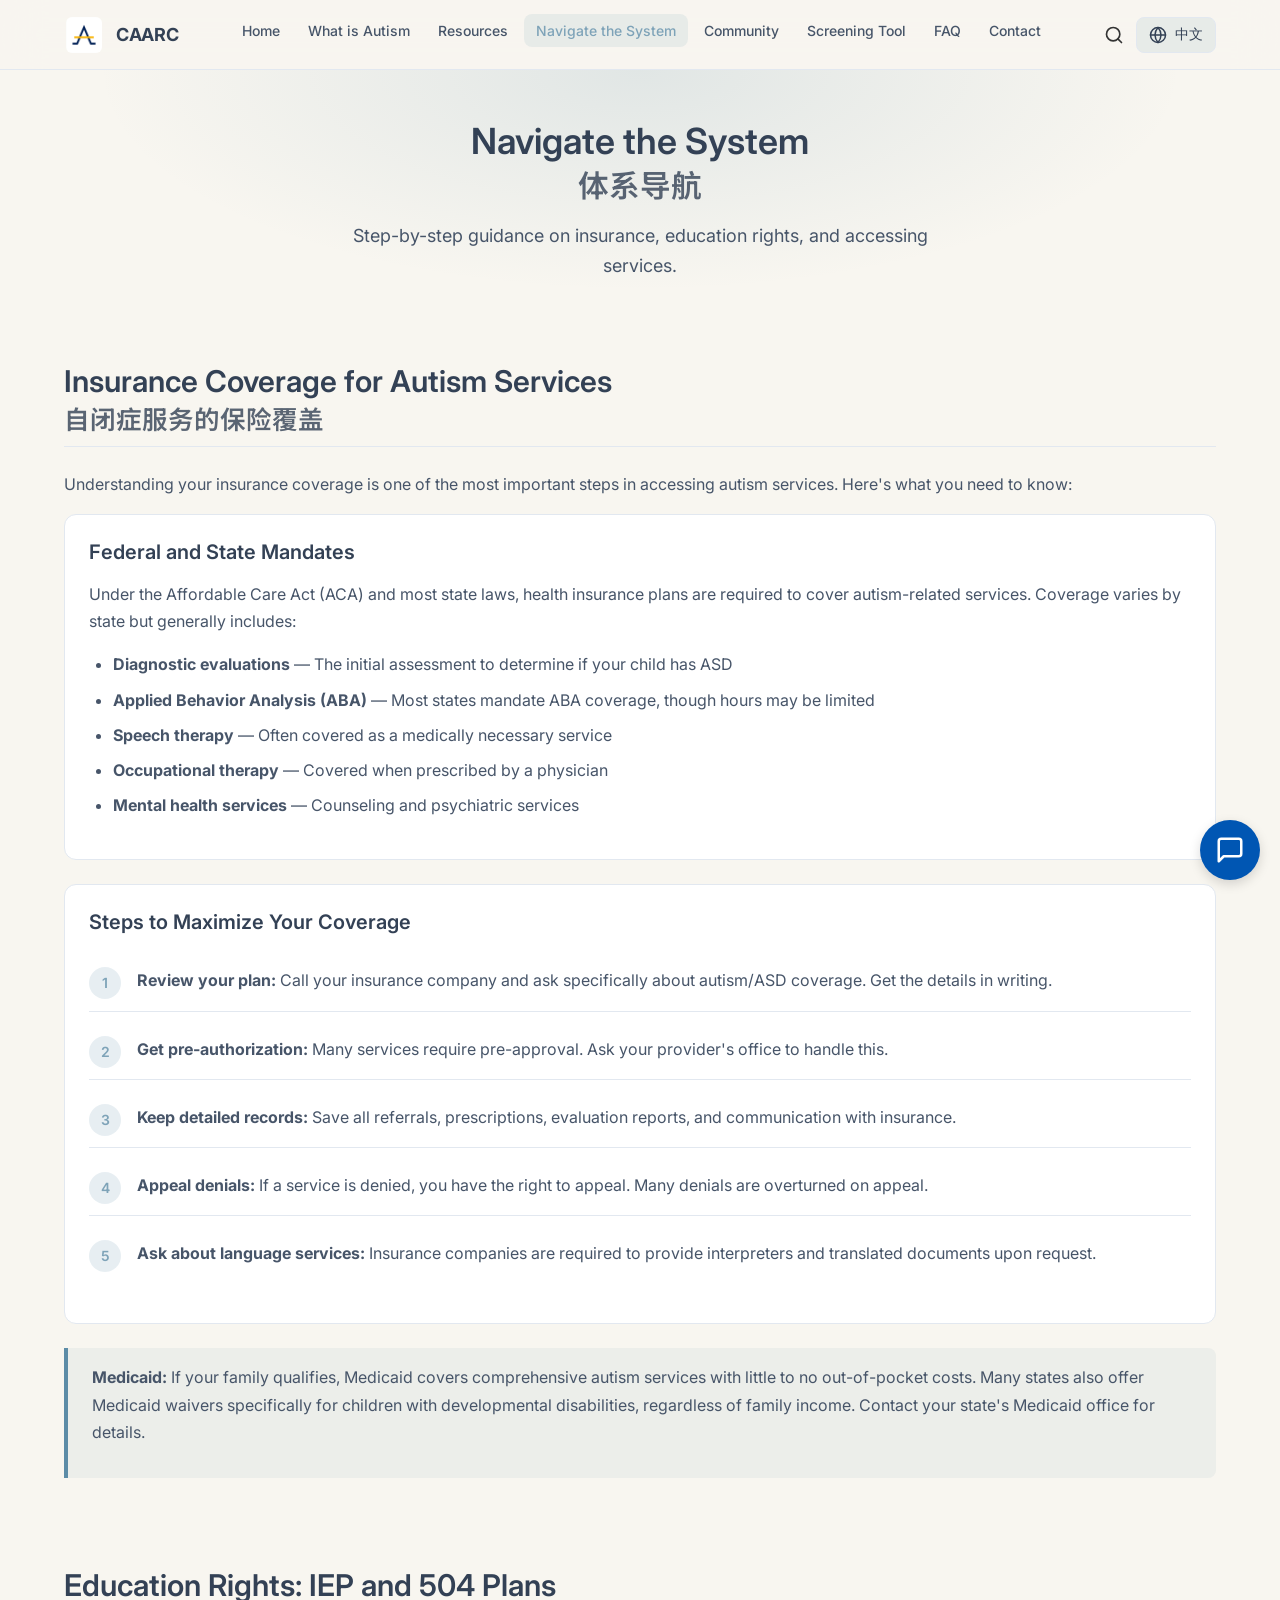
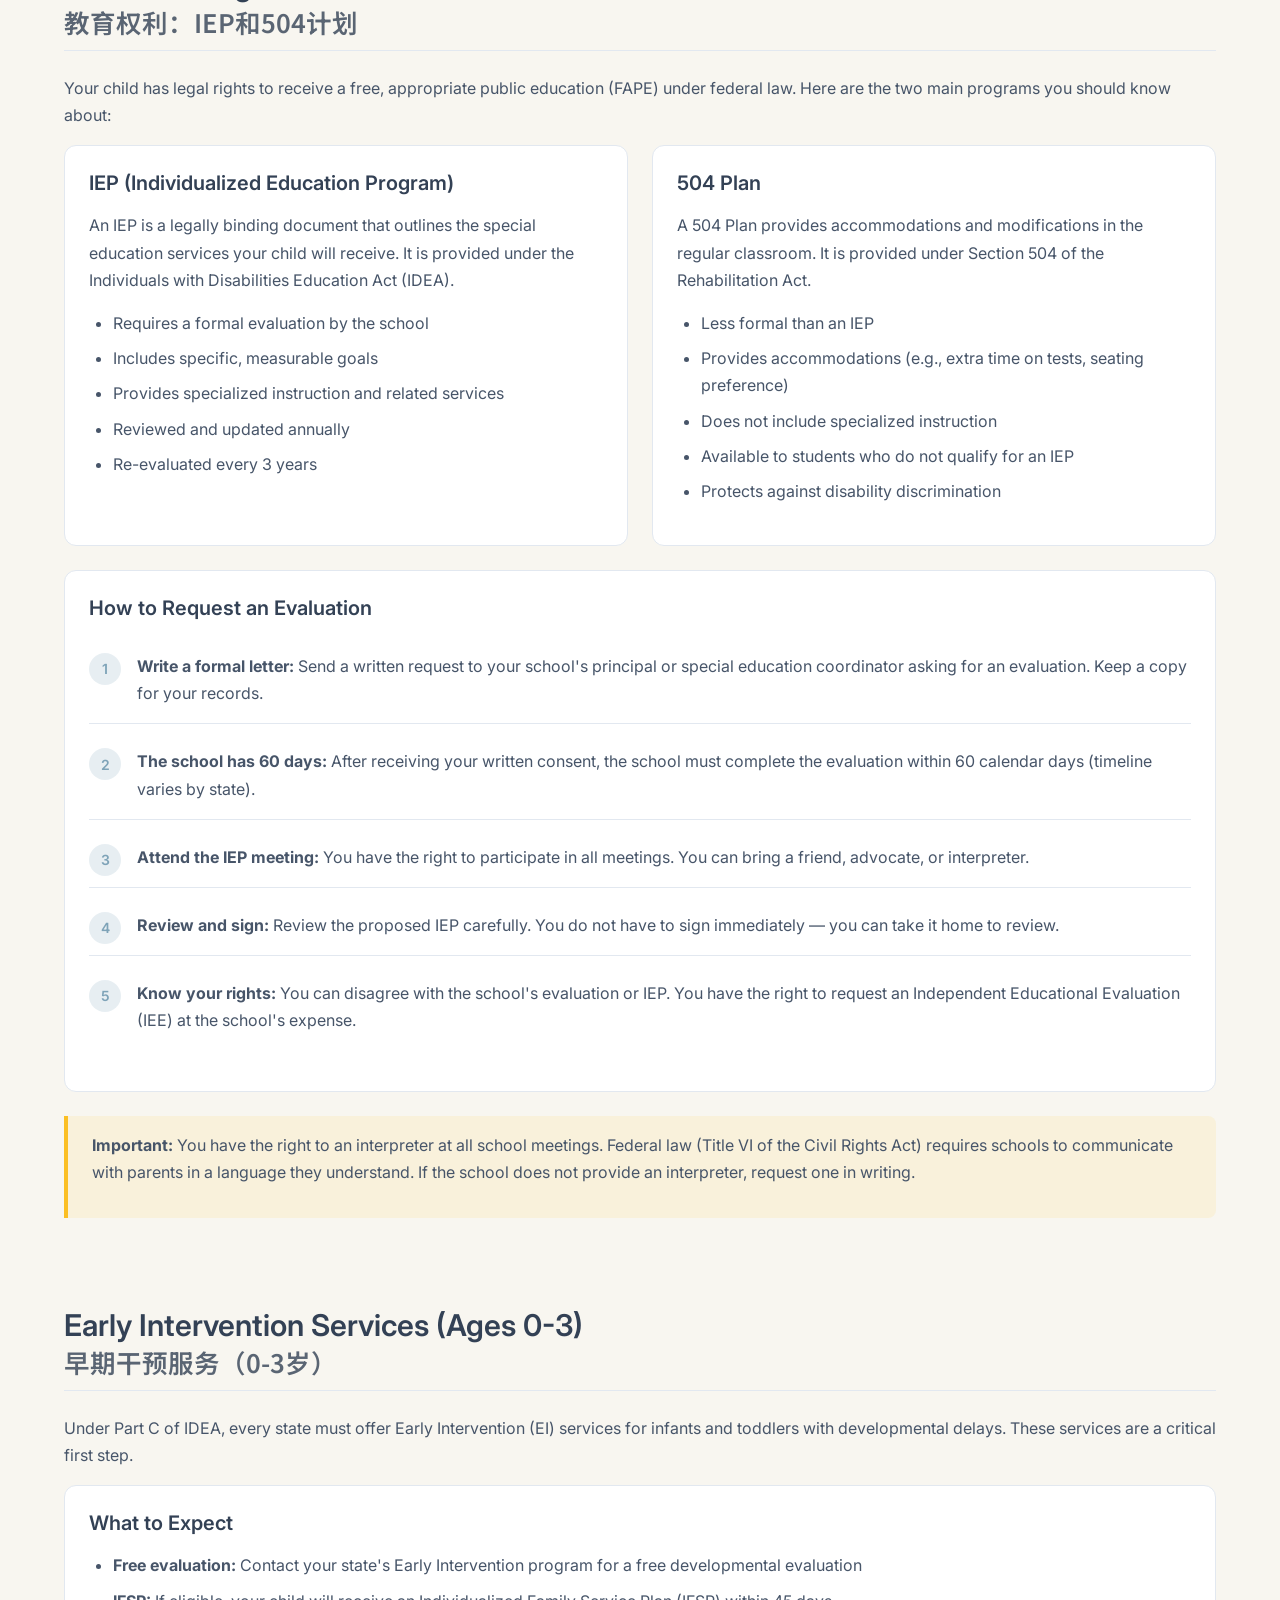
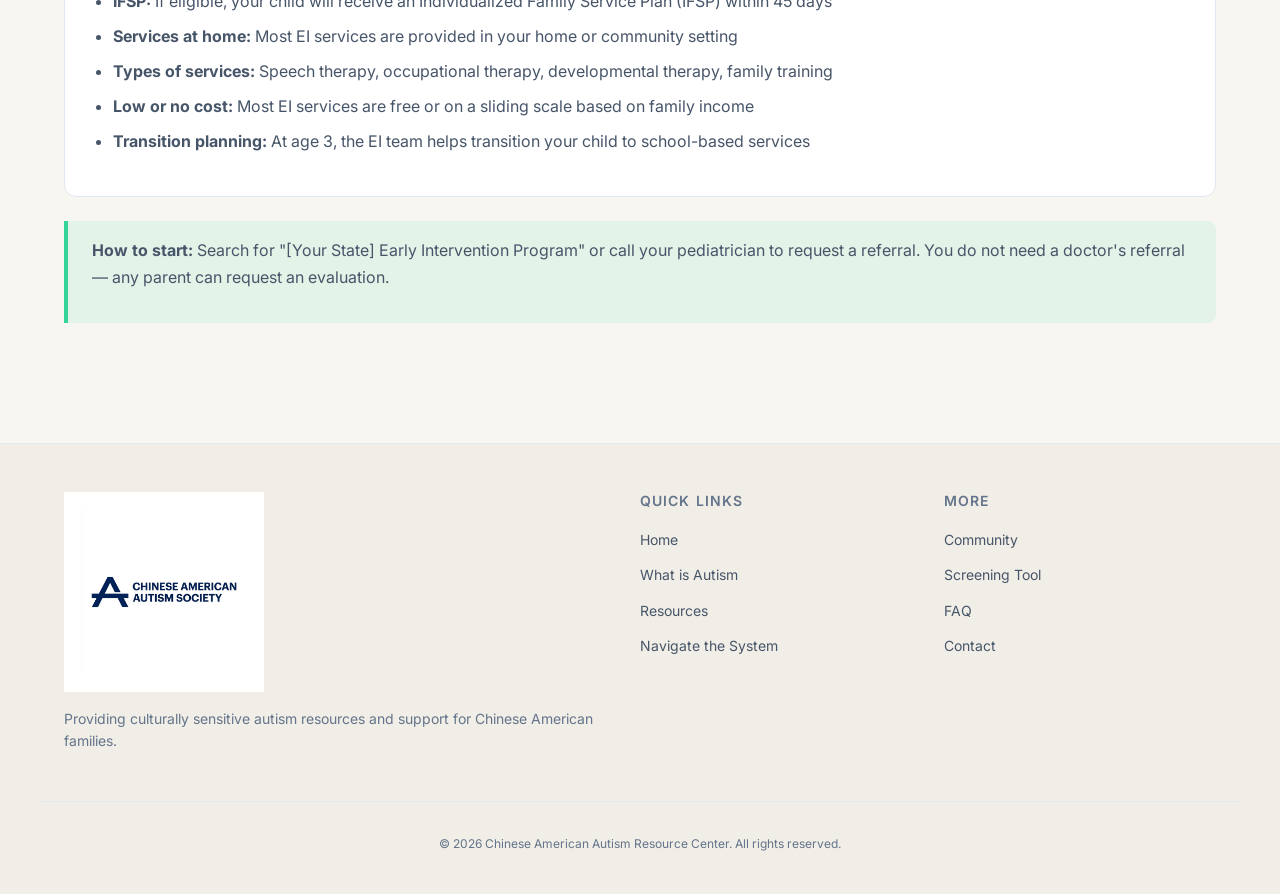
<file: navigate-system.html>
<!DOCTYPE html>
<html lang="en" class="lang-en">
<head>
  <meta charset="UTF-8">
  <meta name="viewport" content="width=device-width, initial-scale=1.0">
  <title>Navigate the System | 体系导航 - CAARC</title>
  <meta name="description" content="Step-by-step guidance on insurance, IEP/504 plans, school accommodations, and accessing autism services.">
  <meta property="og:type" content="article">
  <meta property="og:url" content="https://www.caasus.org/navigate-system.html">
  <meta property="og:title" content="Navigate the System | 体系导航 - CAARC">
  <meta property="og:description" content="Step-by-step guidance on insurance, IEP/504 plans, school accommodations, and accessing autism services.">
  <meta property="og:image" content="https://www.caasus.org/images/logo_text.png">
  <meta name="twitter:card" content="summary_large_image">
  <link rel="stylesheet" href="css/index.css">
</head>
<body>
  <main>

    <section class="page-hero">
      <div class="container">
        <h1 class="bilingual-title">
          <span class="en">Navigate the System</span>
          <span class="zh">体系导航</span>
        </h1>
        <p class="en">Step-by-step guidance on insurance, education rights, and accessing services.</p>
        <p class="zh">关于保险、教育权利和获取服务的逐步指导。</p>
      </div>
    </section>

    <div class="container">

      <!-- ========== EDITABLE: Insurance Coverage ========== -->
      <section class="content-section">
        <h2 class="bilingual-title">
          <span class="en">Insurance Coverage for Autism Services</span>
          <span class="zh">自闭症服务的保险覆盖</span>
        </h2>

        <div class="en">
          <p>Understanding your insurance coverage is one of the most important steps in accessing autism services. Here's what you need to know:</p>
          
          <div class="content-block">
            <h3>Federal and State Mandates</h3>
            <p>Under the Affordable Care Act (ACA) and most state laws, health insurance plans are required to cover autism-related services. Coverage varies by state but generally includes:</p>
            <ul>
              <li><strong>Diagnostic evaluations</strong> — The initial assessment to determine if your child has ASD</li>
              <li><strong>Applied Behavior Analysis (ABA)</strong> — Most states mandate ABA coverage, though hours may be limited</li>
              <li><strong>Speech therapy</strong> — Often covered as a medically necessary service</li>
              <li><strong>Occupational therapy</strong> — Covered when prescribed by a physician</li>
              <li><strong>Mental health services</strong> — Counseling and psychiatric services</li>
            </ul>
          </div>

          <div class="content-block">
            <h3>Steps to Maximize Your Coverage</h3>
            <ol class="steps-list">
              <li><strong>Review your plan:</strong> Call your insurance company and ask specifically about autism/ASD coverage. Get the details in writing.</li>
              <li><strong>Get pre-authorization:</strong> Many services require pre-approval. Ask your provider's office to handle this.</li>
              <li><strong>Keep detailed records:</strong> Save all referrals, prescriptions, evaluation reports, and communication with insurance.</li>
              <li><strong>Appeal denials:</strong> If a service is denied, you have the right to appeal. Many denials are overturned on appeal.</li>
              <li><strong>Ask about language services:</strong> Insurance companies are required to provide interpreters and translated documents upon request.</li>
            </ol>
          </div>
        </div>

        <div class="zh">
          <p>了解您的保险覆盖范围是获取自闭症服务最重要的步骤之一。以下是您需要知道的：</p>
          
          <div class="content-block">
            <h3>联邦和州法规</h3>
            <p>根据《平价医疗法案》（ACA）和大多数州法律，健康保险计划必须覆盖与自闭症相关的服务。覆盖范围因州而异，但通常包括：</p>
            <ul>
              <li><strong>诊断评估</strong> — 确定您的孩子是否患有ASD的初始评估</li>
              <li><strong>应用行为分析（ABA）</strong> — 大多数州要求覆盖ABA，但小时数可能有限</li>
              <li><strong>言语治疗</strong> — 通常作为医学必要服务被覆盖</li>
              <li><strong>职业治疗</strong> — 由医生开具处方时被覆盖</li>
              <li><strong>心理健康服务</strong> — 咨询和精神科服务</li>
            </ul>
          </div>

          <div class="content-block">
            <h3>最大化您的覆盖范围的步骤</h3>
            <ol class="steps-list">
              <li><strong>审查您的计划：</strong>致电您的保险公司，具体询问自闭症/ASD的覆盖范围。获取书面详细信息。</li>
              <li><strong>获得预先授权：</strong>许多服务需要预先批准。请您的服务提供者的办公室处理此事。</li>
              <li><strong>保留详细记录：</strong>保存所有转介、处方、评估报告和与保险公司的通信。</li>
              <li><strong>对拒绝提出申诉：</strong>如果服务被拒绝，您有权提出申诉。许多拒绝在申诉后被推翻。</li>
              <li><strong>询问语言服务：</strong>保险公司在接到请求后必须提供口译员和翻译文件。</li>
            </ol>
          </div>
        </div>

        <div class="info-box">
          <p class="en"><strong>Medicaid:</strong> If your family qualifies, Medicaid covers comprehensive autism services with little to no out-of-pocket costs. Many states also offer Medicaid waivers specifically for children with developmental disabilities, regardless of family income. Contact your state's Medicaid office for details.</p>
          <p class="zh"><strong>Medicaid：</strong>如果您的家庭符合资格，Medicaid以很少或无自付费用覆盖全面的自闭症服务。许多州还专门为发育障碍儿童提供Medicaid豁免，不论家庭收入如何。请联系您所在州的Medicaid办公室了解详情。</p>
        </div>
      </section>
      <!-- ========== END EDITABLE ========== -->

      <!-- ========== EDITABLE: Education Rights ========== -->
      <section class="content-section">
        <h2 class="bilingual-title">
          <span class="en">Education Rights: IEP and 504 Plans</span>
          <span class="zh">教育权利：IEP和504计划</span>
        </h2>

        <div class="en">
          <p>Your child has legal rights to receive a free, appropriate public education (FAPE) under federal law. Here are the two main programs you should know about:</p>

          <div class="card-grid" style="grid-template-columns:1fr 1fr;">
            <div class="content-block">
              <h3>IEP (Individualized Education Program)</h3>
              <p>An IEP is a legally binding document that outlines the special education services your child will receive. It is provided under the Individuals with Disabilities Education Act (IDEA).</p>
              <ul>
                <li>Requires a formal evaluation by the school</li>
                <li>Includes specific, measurable goals</li>
                <li>Provides specialized instruction and related services</li>
                <li>Reviewed and updated annually</li>
                <li>Re-evaluated every 3 years</li>
              </ul>
            </div>

            <div class="content-block">
              <h3>504 Plan</h3>
              <p>A 504 Plan provides accommodations and modifications in the regular classroom. It is provided under Section 504 of the Rehabilitation Act.</p>
              <ul>
                <li>Less formal than an IEP</li>
                <li>Provides accommodations (e.g., extra time on tests, seating preference)</li>
                <li>Does not include specialized instruction</li>
                <li>Available to students who do not qualify for an IEP</li>
                <li>Protects against disability discrimination</li>
              </ul>
            </div>
          </div>

          <div class="content-block">
            <h3>How to Request an Evaluation</h3>
            <ol class="steps-list">
              <li><strong>Write a formal letter:</strong> Send a written request to your school's principal or special education coordinator asking for an evaluation. Keep a copy for your records.</li>
              <li><strong>The school has 60 days:</strong> After receiving your written consent, the school must complete the evaluation within 60 calendar days (timeline varies by state).</li>
              <li><strong>Attend the IEP meeting:</strong> You have the right to participate in all meetings. You can bring a friend, advocate, or interpreter.</li>
              <li><strong>Review and sign:</strong> Review the proposed IEP carefully. You do not have to sign immediately — you can take it home to review.</li>
              <li><strong>Know your rights:</strong> You can disagree with the school's evaluation or IEP. You have the right to request an Independent Educational Evaluation (IEE) at the school's expense.</li>
            </ol>
          </div>
        </div>

        <div class="zh">
          <p>根据联邦法律，您的孩子有权接受免费、适当的公共教育（FAPE）。以下是您应该了解的两个主要项目：</p>

          <div class="card-grid" style="grid-template-columns:1fr 1fr;">
            <div class="content-block">
              <h3>IEP（个别化教育计划）</h3>
              <p>IEP是一份具有法律约束力的文件，概述了您的孩子将接受的特殊教育服务。它是根据《残疾人教育法》（IDEA）提供的。</p>
              <ul>
                <li>需要学校的正式评估</li>
                <li>包括具体的、可衡量的目标</li>
                <li>提供专门的教学和相关服务</li>
                <li>每年审查和更新</li>
                <li>每3年重新评估</li>
              </ul>
            </div>

            <div class="content-block">
              <h3>504计划</h3>
              <p>504计划在普通教室中提供适应和修改。它是根据《康复法案》第504条提供的。</p>
              <ul>
                <li>比IEP更不正式</li>
                <li>提供适应措施（如考试额外时间、座位偏好）</li>
                <li>不包括专门的教学</li>
                <li>适用于不符合IEP资格的学生</li>
                <li>防止残疾歧视</li>
              </ul>
            </div>
          </div>

          <div class="content-block">
            <h3>如何请求评估</h3>
            <ol class="steps-list">
              <li><strong>撰写正式信函：</strong>向学校校长或特殊教育协调员发送书面请求，要求进行评估。保留一份副本。</li>
              <li><strong>学校有60天：</strong>在收到您的书面同意后，学校必须在60个日历天内完成评估（各州时间可能不同）。</li>
              <li><strong>参加IEP会议：</strong>您有权参加所有会议。您可以带一位朋友、倡导者或翻译。</li>
              <li><strong>审查并签署：</strong>仔细审查提议的IEP。您不必立即签署——您可以带回家审查。</li>
              <li><strong>了解您的权利：</strong>您可以不同意学校的评估或IEP。您有权要求学校出资进行独立教育评估（IEE）。</li>
            </ol>
          </div>
        </div>

        <div class="info-box warning">
          <p class="en"><strong>Important:</strong> You have the right to an interpreter at all school meetings. Federal law (Title VI of the Civil Rights Act) requires schools to communicate with parents in a language they understand. If the school does not provide an interpreter, request one in writing.</p>
          <p class="zh"><strong>重要提示：</strong>您有权在所有学校会议上获得口译服务。联邦法律（《民权法案》第六章）要求学校用家长能理解的语言与家长沟通。如果学校没有提供口译员，请以书面形式提出要求。</p>
        </div>
      </section>
      <!-- ========== END EDITABLE ========== -->

      <!-- ========== EDITABLE: Early Intervention ========== -->
      <section class="content-section">
        <h2 class="bilingual-title">
          <span class="en">Early Intervention Services (Ages 0-3)</span>
          <span class="zh">早期干预服务（0-3岁）</span>
        </h2>

        <div class="en">
          <p>Under Part C of IDEA, every state must offer Early Intervention (EI) services for infants and toddlers with developmental delays. These services are a critical first step.</p>
          <div class="content-block">
            <h3>What to Expect</h3>
            <ul>
              <li><strong>Free evaluation:</strong> Contact your state's Early Intervention program for a free developmental evaluation</li>
              <li><strong>IFSP:</strong> If eligible, your child will receive an Individualized Family Service Plan (IFSP) within 45 days</li>
              <li><strong>Services at home:</strong> Most EI services are provided in your home or community setting</li>
              <li><strong>Types of services:</strong> Speech therapy, occupational therapy, developmental therapy, family training</li>
              <li><strong>Low or no cost:</strong> Most EI services are free or on a sliding scale based on family income</li>
              <li><strong>Transition planning:</strong> At age 3, the EI team helps transition your child to school-based services</li>
            </ul>
          </div>
        </div>

        <div class="zh">
          <p>根据IDEA的C部分，每个州必须为有发育迟缓的婴幼儿提供早期干预（EI）服务。这些服务是关键的第一步。</p>
          <div class="content-block">
            <h3>期望什么</h3>
            <ul>
              <li><strong>免费评估：</strong>联系您所在州的早期干预项目进行免费发育评估</li>
              <li><strong>IFSP：</strong>如果符合资格，您的孩子将在45天内获得个别化家庭服务计划（IFSP）</li>
              <li><strong>家庭服务：</strong>大多数EI服务在您的家中或社区环境中提供</li>
              <li><strong>服务类型：</strong>言语治疗、职业治疗、发育治疗、家庭培训</li>
              <li><strong>低成本或免费：</strong>大多数EI服务是免费的或根据家庭收入按比例收费</li>
              <li><strong>过渡计划：</strong>在3岁时，EI团队帮助将您的孩子过渡到学校服务</li>
            </ul>
          </div>
        </div>

        <div class="info-box success">
          <p class="en"><strong>How to start:</strong> Search for "[Your State] Early Intervention Program" or call your pediatrician to request a referral. You do not need a doctor's referral — any parent can request an evaluation.</p>
          <p class="zh"><strong>如何开始：</strong>搜索"[您的州] Early Intervention Program"或致电您的儿科医生请求转介。您不需要医生的转介——任何家长都可以要求评估。</p>
        </div>
      </section>
      <!-- ========== END EDITABLE ========== -->

    </div>
  </main>

  <script src="js/nav.js"></script>
</body>
</html>
</file>
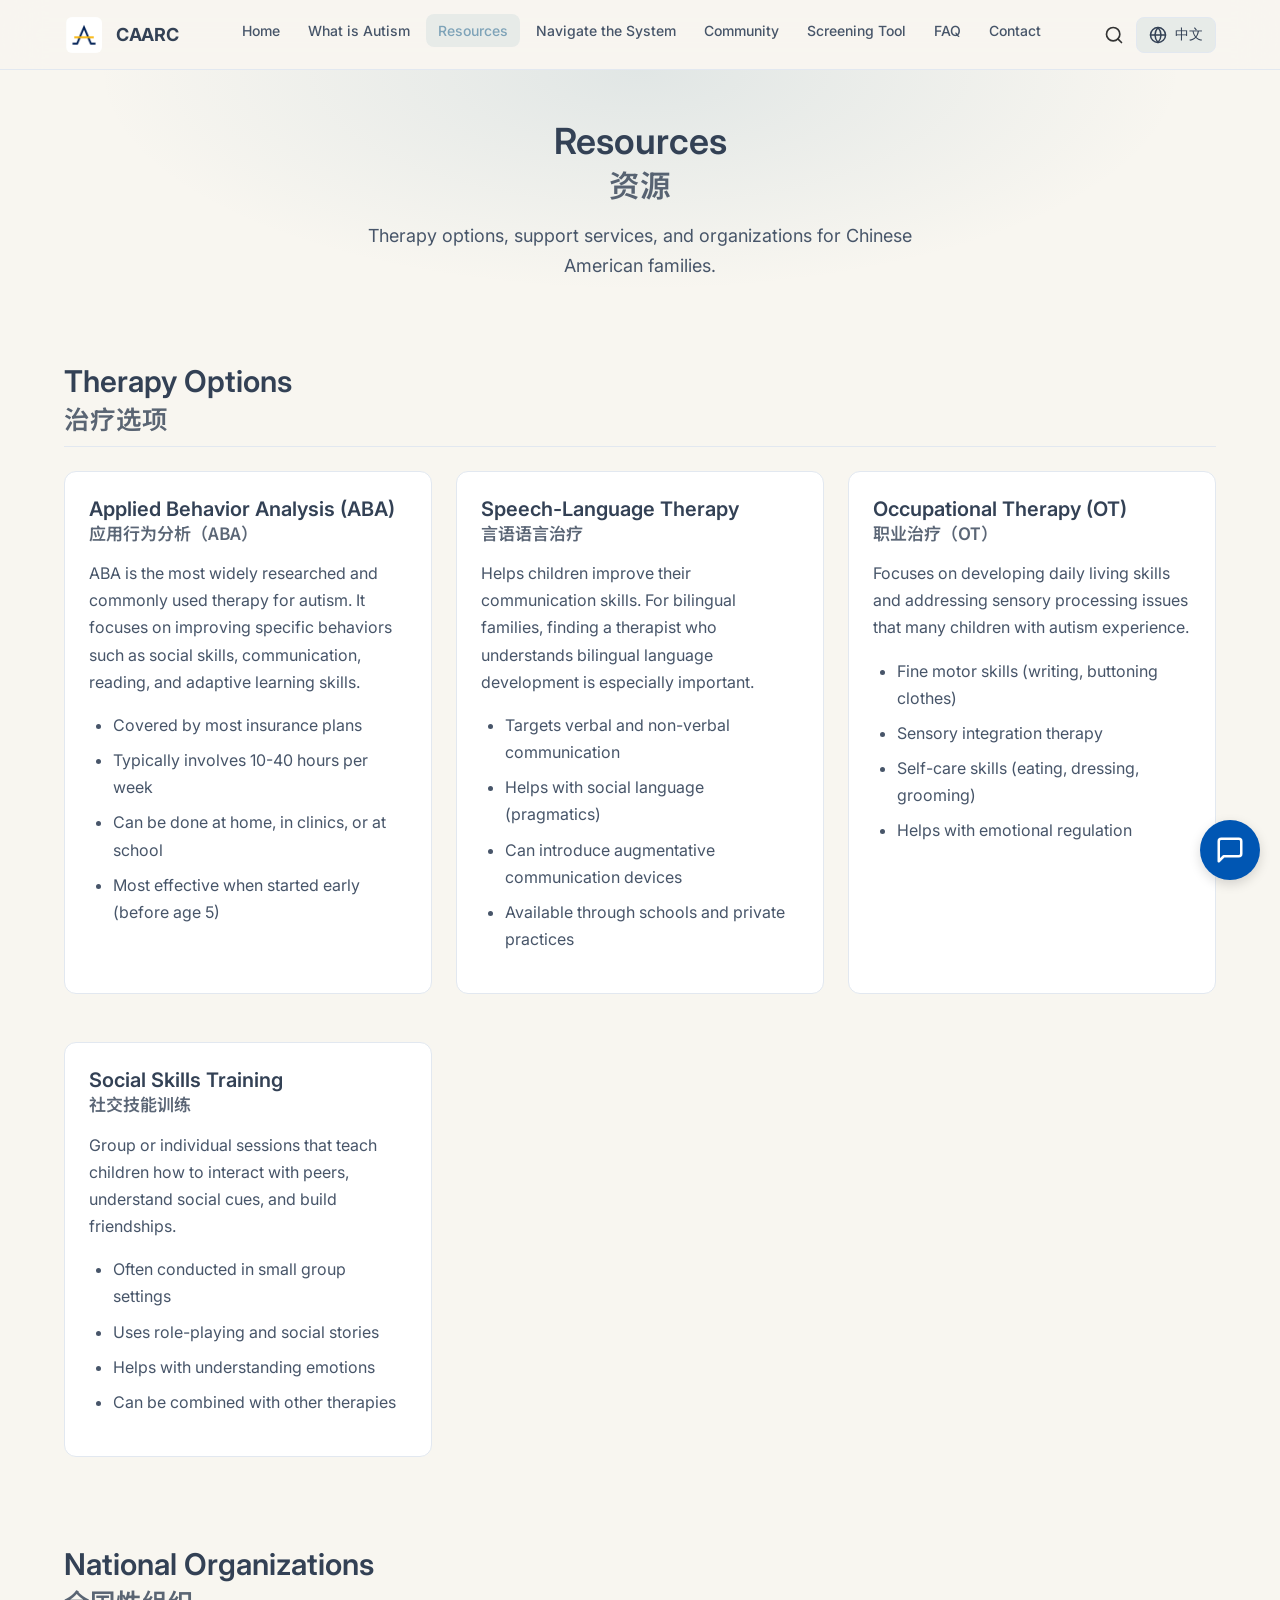
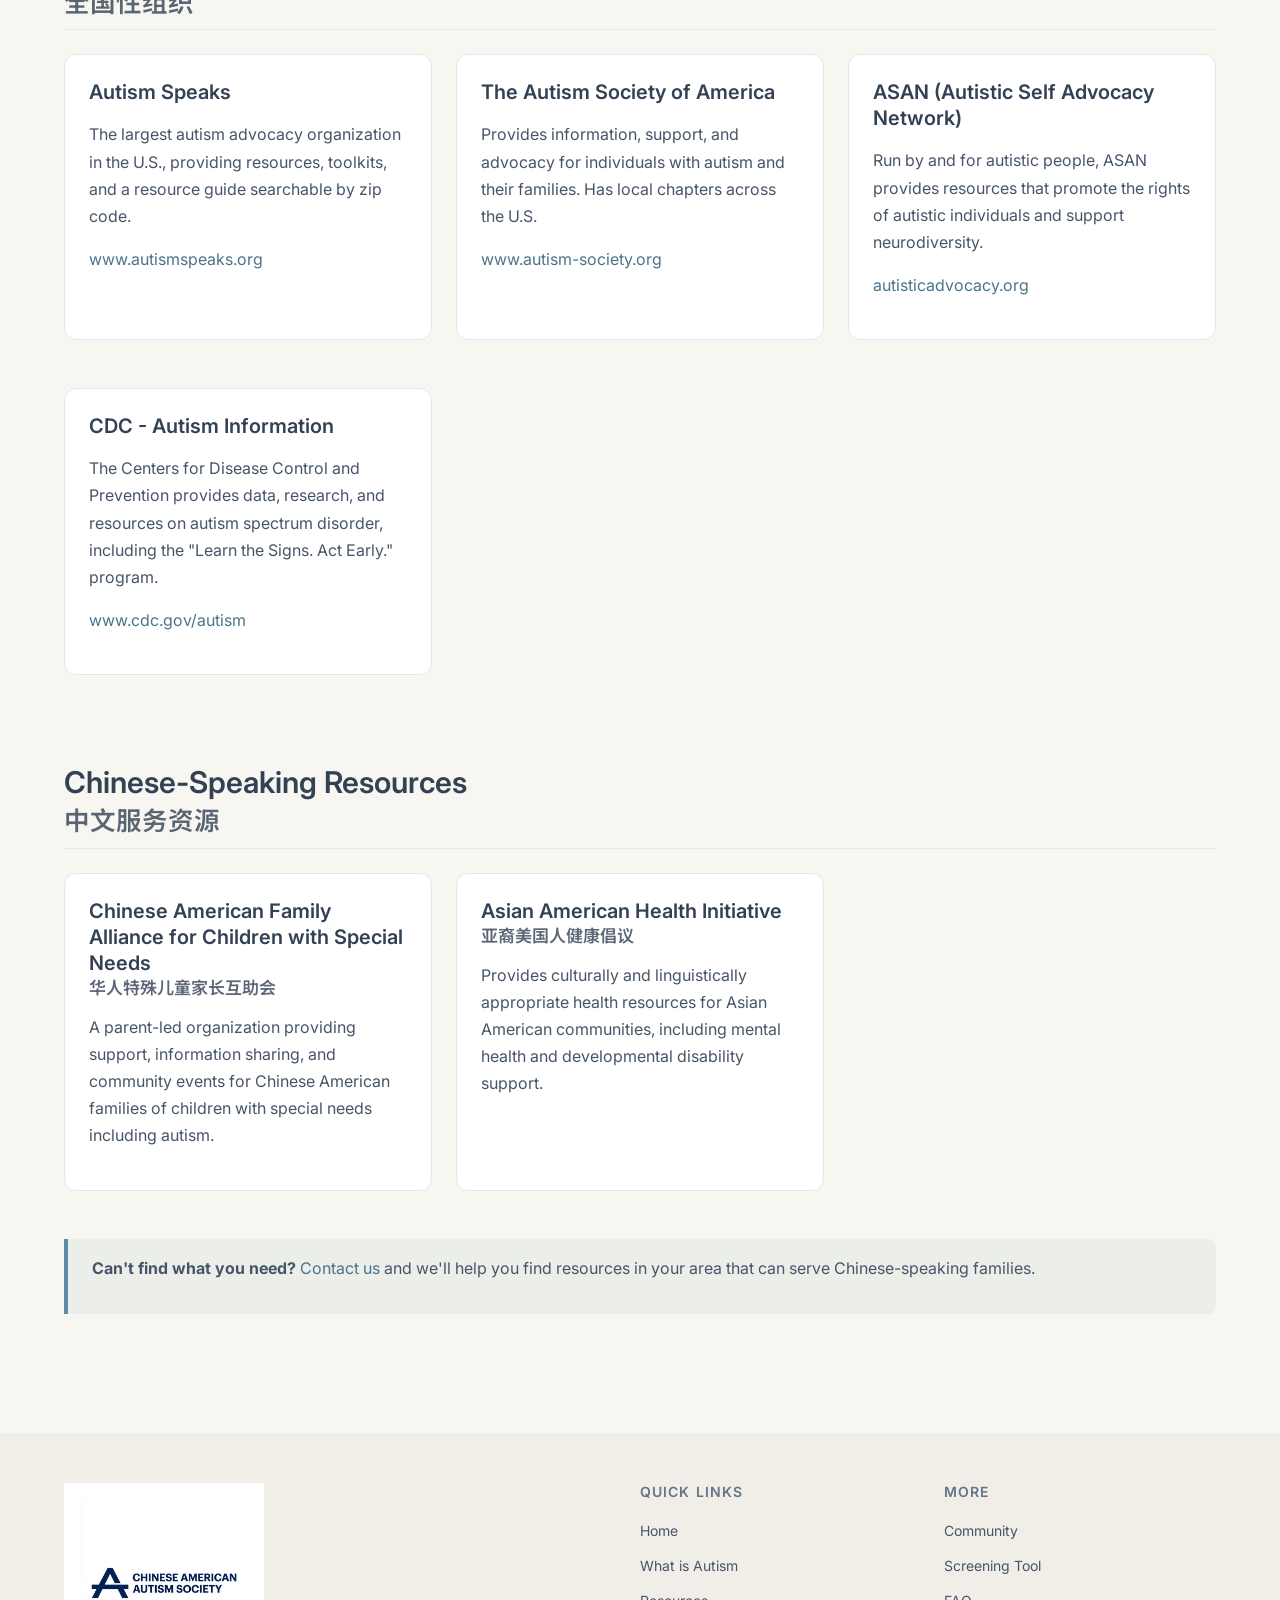
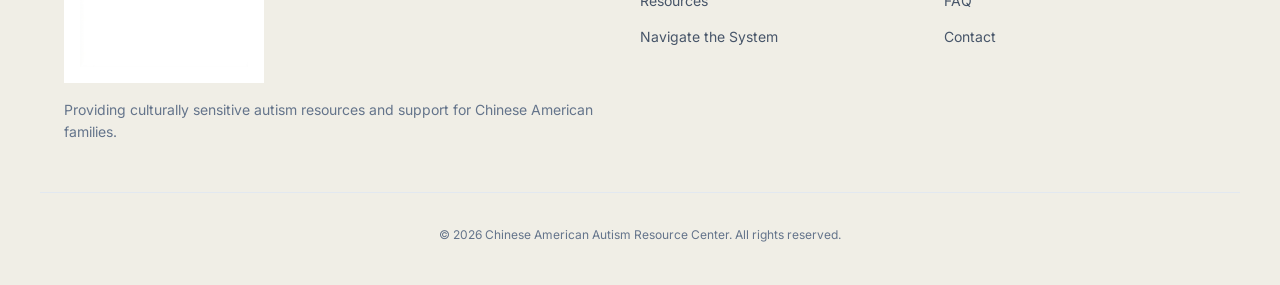
<file: resources.html>
<!DOCTYPE html>
<html lang="en" class="lang-en">
<head>
  <meta charset="UTF-8">
  <meta name="viewport" content="width=device-width, initial-scale=1.0">
  <title>Resources | 资源 - CAARC</title>
  <meta name="description" content="Discover therapy options, support services, and organizations that serve Chinese American families affected by autism.">
  <meta property="og:type" content="article">
  <meta property="og:url" content="https://www.caasus.org/resources.html">
  <meta property="og:title" content="Resources | 资源 - CAARC">
  <meta property="og:description" content="Discover therapy options, support services, and organizations that serve Chinese American families affected by autism.">
  <meta property="og:image" content="https://www.caasus.org/images/logo_text.png">
  <meta name="twitter:card" content="summary_large_image">
  <link rel="stylesheet" href="css/index.css">
</head>
<body>
  <main>

    <section class="page-hero">
      <div class="container">
        <h1 class="bilingual-title">
          <span class="en">Resources</span>
          <span class="zh">资源</span>
        </h1>
        <p class="en">Therapy options, support services, and organizations for Chinese American families.</p>
        <p class="zh">为华裔美国家庭提供的治疗选项、支持服务和相关机构。</p>
      </div>
    </section>

    <div class="container">

      <!-- ========== EDITABLE: Therapy Options ========== -->
      <section class="content-section">
        <h2 class="bilingual-title">
          <span class="en">Therapy Options</span>
          <span class="zh">治疗选项</span>
        </h2>

        <div class="card-grid">
          <div class="content-block">
            <h3 class="bilingual-title">
              <span class="en">Applied Behavior Analysis (ABA)</span>
              <span class="zh">应用行为分析（ABA）</span>
            </h3>
            <div class="en">
              <p>ABA is the most widely researched and commonly used therapy for autism. It focuses on improving specific behaviors such as social skills, communication, reading, and adaptive learning skills.</p>
              <ul>
                <li>Covered by most insurance plans</li>
                <li>Typically involves 10-40 hours per week</li>
                <li>Can be done at home, in clinics, or at school</li>
                <li>Most effective when started early (before age 5)</li>
              </ul>
            </div>
            <div class="zh">
              <p>ABA是研究最广泛、最常用的自闭症治疗方法。它专注于改善特定行为，如社交技能、沟通、阅读和适应性学习技能。</p>
              <ul>
                <li>大多数保险计划覆盖</li>
                <li>通常每周10-40小时</li>
                <li>可以在家中、诊所或学校进行</li>
                <li>在早期（5岁之前）开始最为有效</li>
              </ul>
            </div>
          </div>

          <div class="content-block">
            <h3 class="bilingual-title">
              <span class="en">Speech-Language Therapy</span>
              <span class="zh">言语语言治疗</span>
            </h3>
            <div class="en">
              <p>Helps children improve their communication skills. For bilingual families, finding a therapist who understands bilingual language development is especially important.</p>
              <ul>
                <li>Targets verbal and non-verbal communication</li>
                <li>Helps with social language (pragmatics)</li>
                <li>Can introduce augmentative communication devices</li>
                <li>Available through schools and private practices</li>
              </ul>
            </div>
            <div class="zh">
              <p>帮助儿童提高沟通技能。对于双语家庭来说，找到一位了解双语语言发展的治疗师尤为重要。</p>
              <ul>
                <li>针对口头和非口头沟通</li>
                <li>帮助提高社交语言（语用学）</li>
                <li>可以引入辅助沟通设备</li>
                <li>可通过学校和私人诊所获得</li>
              </ul>
            </div>
          </div>

          <div class="content-block">
            <h3 class="bilingual-title">
              <span class="en">Occupational Therapy (OT)</span>
              <span class="zh">职业治疗（OT）</span>
            </h3>
            <div class="en">
              <p>Focuses on developing daily living skills and addressing sensory processing issues that many children with autism experience.</p>
              <ul>
                <li>Fine motor skills (writing, buttoning clothes)</li>
                <li>Sensory integration therapy</li>
                <li>Self-care skills (eating, dressing, grooming)</li>
                <li>Helps with emotional regulation</li>
              </ul>
            </div>
            <div class="zh">
              <p>专注于发展日常生活技能，解决许多自闭症儿童经历的感觉处理问题。</p>
              <ul>
                <li>精细运动技能（书写、扣纽扣）</li>
                <li>感觉统合治疗</li>
                <li>自理技能（吃饭、穿衣、梳洗）</li>
                <li>帮助情绪调节</li>
              </ul>
            </div>
          </div>

          <div class="content-block">
            <h3 class="bilingual-title">
              <span class="en">Social Skills Training</span>
              <span class="zh">社交技能训练</span>
            </h3>
            <div class="en">
              <p>Group or individual sessions that teach children how to interact with peers, understand social cues, and build friendships.</p>
              <ul>
                <li>Often conducted in small group settings</li>
                <li>Uses role-playing and social stories</li>
                <li>Helps with understanding emotions</li>
                <li>Can be combined with other therapies</li>
              </ul>
            </div>
            <div class="zh">
              <p>通过小组或个别课程，教孩子如何与同龄人互动、理解社交信号并建立友谊。</p>
              <ul>
                <li>通常在小组环境中进行</li>
                <li>使用角色扮演和社交故事</li>
                <li>帮助理解情绪</li>
                <li>可以与其他治疗相结合</li>
              </ul>
            </div>
          </div>
        </div>
      </section>
      <!-- ========== END EDITABLE ========== -->

      <!-- ========== EDITABLE: National Organizations ========== -->
      <section class="content-section">
        <h2 class="bilingual-title">
          <span class="en">National Organizations</span>
          <span class="zh">全国性组织</span>
        </h2>

        <div class="card-grid">
          <div class="content-block">
            <h3>Autism Speaks</h3>
            <div class="en">
              <p>The largest autism advocacy organization in the U.S., providing resources, toolkits, and a resource guide searchable by zip code.</p>
              <p><a href="https://www.autismspeaks.org" target="_blank">www.autismspeaks.org</a></p>
            </div>
            <div class="zh">
              <p>美国最大的自闭症倡导组织，提供资源、工具包和可按邮编搜索的资源指南。</p>
              <p><a href="https://www.autismspeaks.org" target="_blank">www.autismspeaks.org</a></p>
            </div>
          </div>

          <div class="content-block">
            <h3>The Autism Society of America</h3>
            <div class="en">
              <p>Provides information, support, and advocacy for individuals with autism and their families. Has local chapters across the U.S.</p>
              <p><a href="https://www.autism-society.org" target="_blank">www.autism-society.org</a></p>
            </div>
            <div class="zh">
              <p>为自闭症个体及其家庭提供信息、支持和倡导。在全美各地设有地方分会。</p>
              <p><a href="https://www.autism-society.org" target="_blank">www.autism-society.org</a></p>
            </div>
          </div>

          <div class="content-block">
            <h3>ASAN (Autistic Self Advocacy Network)</h3>
            <div class="en">
              <p>Run by and for autistic people, ASAN provides resources that promote the rights of autistic individuals and support neurodiversity.</p>
              <p><a href="https://autisticadvocacy.org" target="_blank">autisticadvocacy.org</a></p>
            </div>
            <div class="zh">
              <p>由自闭症人士运营，ASAN提供促进自闭症个体权利和支持神经多样性的资源。</p>
              <p><a href="https://autisticadvocacy.org" target="_blank">autisticadvocacy.org</a></p>
            </div>
          </div>

          <div class="content-block">
            <h3>CDC - Autism Information</h3>
            <div class="en">
              <p>The Centers for Disease Control and Prevention provides data, research, and resources on autism spectrum disorder, including the "Learn the Signs. Act Early." program.</p>
              <p><a href="https://www.cdc.gov/autism" target="_blank">www.cdc.gov/autism</a></p>
            </div>
            <div class="zh">
              <p>疾病控制和预防中心提供有关自闭症谱系障碍的数据、研究和资源，包括"了解迹象，及早行动"项目。</p>
              <p><a href="https://www.cdc.gov/autism" target="_blank">www.cdc.gov/autism</a></p>
            </div>
          </div>
        </div>
      </section>
      <!-- ========== END EDITABLE ========== -->

      <!-- ========== EDITABLE: Chinese-Speaking Resources ========== -->
      <section class="content-section">
        <h2 class="bilingual-title">
          <span class="en">Chinese-Speaking Resources</span>
          <span class="zh">中文服务资源</span>
        </h2>

        <div class="card-grid">
          <div class="content-block">
            <h3 class="bilingual-title">
              <span class="en">Chinese American Family Alliance for Children with Special Needs</span>
              <span class="zh">华人特殊儿童家长互助会</span>
            </h3>
            <div class="en">
              <p>A parent-led organization providing support, information sharing, and community events for Chinese American families of children with special needs including autism.</p>
            </div>
            <div class="zh">
              <p>由家长领导的组织，为有特殊需求儿童（包括自闭症）的华裔美国家庭提供支持、信息分享和社区活动。</p>
            </div>
          </div>

          <div class="content-block">
            <h3 class="bilingual-title">
              <span class="en">Asian American Health Initiative</span>
              <span class="zh">亚裔美国人健康倡议</span>
            </h3>
            <div class="en">
              <p>Provides culturally and linguistically appropriate health resources for Asian American communities, including mental health and developmental disability support.</p>
            </div>
            <div class="zh">
              <p>为亚裔美国社区提供文化和语言适当的健康资源，包括心理健康和发育障碍支持。</p>
            </div>
          </div>
        </div>

        <div class="info-box">
          <p class="en"><strong>Can't find what you need?</strong> <a href="contact.html">Contact us</a> and we'll help you find resources in your area that can serve Chinese-speaking families.</p>
          <p class="zh"><strong>找不到您需要的资源？</strong> <a href="contact.html">联系我们</a>，我们将帮助您找到您所在地区可以为中文服务家庭提供服务的资源。</p>
        </div>
      </section>
      <!-- ========== END EDITABLE ========== -->

    </div>
  </main>

  <script src="js/nav.js"></script>
</body>
</html>
</file>
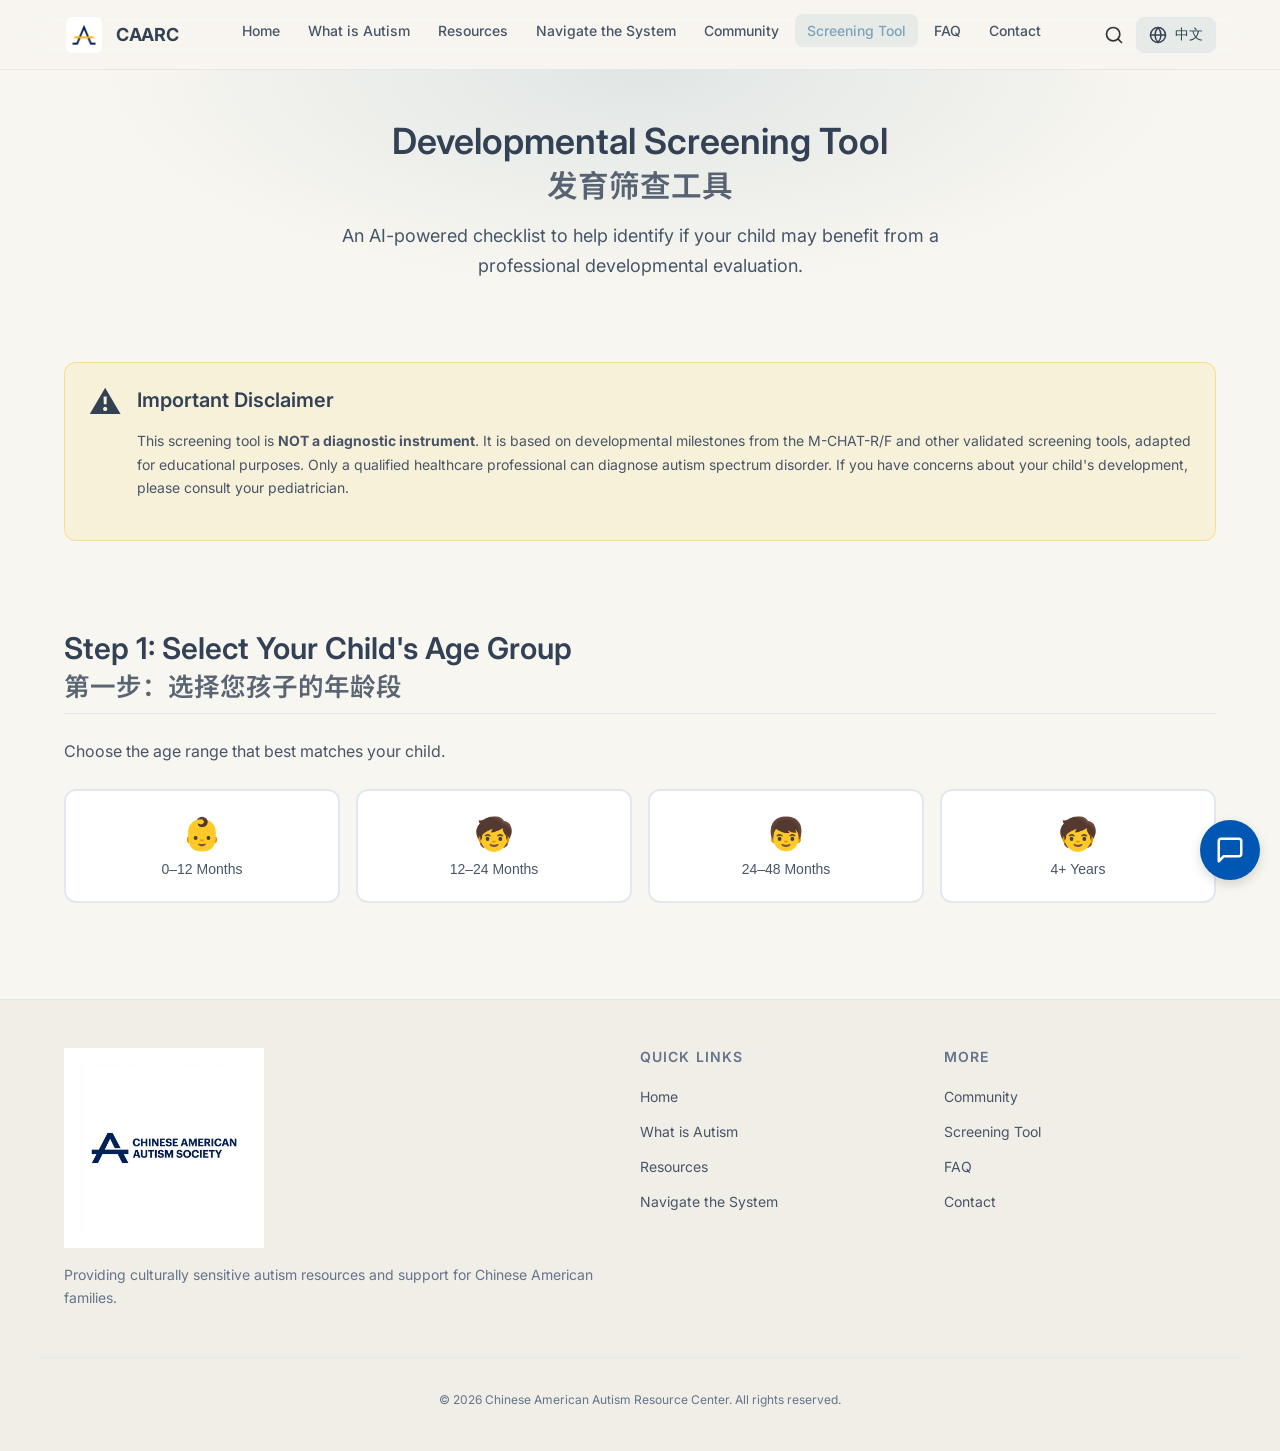
<file: screening.html>
<!DOCTYPE html>
<html lang="en" class="lang-en">

<head>
  <meta charset="UTF-8">
  <meta name="viewport" content="width=device-width, initial-scale=1.0">
  <title>Screening Tool | 筛查工具 - CAARC</title>
  <meta name="description"
    content="AI-powered developmental screening checklist for children. Based on M-CHAT-R milestones with personalized bilingual guidance.">
  <meta property="og:type" content="website">
  <meta property="og:url" content="https://www.caasus.org/screening.html">
  <meta property="og:title" content="Screening Tool | 筛查工具 - CAARC">
  <meta property="og:description" content="AI-powered developmental screening checklist for children with personalized bilingual guidance.">
  <meta property="og:image" content="https://www.caasus.org/images/logo_text.png">
  <meta name="twitter:card" content="summary_large_image">
  <link rel="stylesheet" href="css/index.css">
</head>

<body>
  <main>

    <!-- Hero -->
    <section class="page-hero">
      <div class="container">
        <h1 class="bilingual-title">
          <span class="en">Developmental Screening Tool</span>
          <span class="zh">发育筛查工具</span>
        </h1>
        <p class="en">An AI-powered checklist to help identify if your child may benefit from a professional
          developmental evaluation.</p>
        <p class="zh">一个AI驱动的检查清单，帮助您了解您的孩子是否可能需要专业的发育评估。</p>
      </div>
    </section>

    <div class="container">

      <!-- ========== Disclaimer ========== -->
      <section class="content-section">
        <div class="disclaimer-box">
          <div class="disclaimer-icon">⚠️</div>
          <div>
            <h3 style="margin-top:0;">
              <span class="en">Important Disclaimer</span>
              <span class="zh">重要声明</span>
            </h3>
            <p class="en">
              This screening tool is <strong>NOT a diagnostic instrument</strong>. It is based on developmental
              milestones from the M-CHAT-R/F and other validated screening tools, adapted for educational purposes. Only
              a qualified healthcare professional can diagnose autism spectrum disorder. If you have concerns about your
              child's development, please consult your pediatrician.
            </p>
            <p class="zh">
              此筛查工具<strong>不是诊断工具</strong>。它基于M-CHAT-R/F及其他经过验证的筛查工具中的发育里程碑，仅用于教育目的。只有合格的医疗专业人员才能诊断自闭症谱系障碍。如果您对孩子的发育有任何担忧，请咨询您的儿科医生。
            </p>
          </div>
        </div>
      </section>

      <!-- ========== Step 1: Age Group Selection ========== -->
      <section class="content-section">
        <h2 class="bilingual-title">
          <span class="en">Step 1: Select Your Child's Age Group</span>
          <span class="zh">第一步：选择您孩子的年龄段</span>
        </h2>
        <p class="en">Choose the age range that best matches your child.</p>
        <p class="zh">请选择最符合您孩子的年龄段。</p>

        <div class="age-group-selector">
          <button class="age-btn" data-age="0-12">
            <span class="age-emoji">👶</span>
            <span class="en">0–12 Months</span>
            <span class="zh">0–12 个月</span>
          </button>
          <button class="age-btn" data-age="12-24">
            <span class="age-emoji">🧒</span>
            <span class="en">12–24 Months</span>
            <span class="zh">12–24 个月</span>
          </button>
          <button class="age-btn" data-age="24-48">
            <span class="age-emoji">👦</span>
            <span class="en">24–48 Months</span>
            <span class="zh">24–48 个月</span>
          </button>
          <button class="age-btn" data-age="4+">
            <span class="age-emoji">🧒</span>
            <span class="en">4+ Years</span>
            <span class="zh">4 岁以上</span>
          </button>
        </div>
      </section>

      <!-- ========== Step 2: Checklist ========== -->
      <section class="content-section" id="checklist-section" style="display:none;">
        <h2 class="bilingual-title">
          <span class="en" id="checklist-title-en">Step 2: Check Areas of Concern</span>
          <span class="zh" id="checklist-title-zh">第二步：勾选关注的方面</span>
        </h2>
        <div class="checklist-instructions">
          <p class="en">
            <strong>Check the boxes for behaviors you have <em>NOT</em> observed</strong> in your child, or areas where
            you have concerns. Leave unchecked if your child shows the described behavior.
          </p>
          <p class="zh">
            <strong>请勾选您<em>未</em>在孩子身上观察到的行为</strong>，或您有所担忧的方面。如果您的孩子表现出所描述的行为，则不勾选。
          </p>
        </div>

        <div id="checklist-items" class="checklist-container">
          <!-- Dynamically populated by screening.js -->
        </div>

        <div style="text-align:center; margin-top:32px; display: flex; flex-direction: column; align-items: center; gap: 15px;">
          <button id="submit-btn" class="btn btn-primary btn-lg">
            <span class="en">🤖 Get AI-Powered Guidance</span>
            <span class="zh">🤖 获取AI智能指导</span>
          </button>
          
          <!-- Local Development Feature: API Route Toggle -->
          <div id="api-toggle-container" style="display: none; background: var(--bg-card); padding: 10px; border-radius: 8px; border: 1px dashed var(--accentColor); font-size: 0.9em;">
            <label for="api-route-select" style="font-weight: bold; margin-right: 10px; color: var(--accentColor);">
              🛠 Local Test Route:
            </label>
            <select id="api-route-select" style="padding: 5px; border-radius: 4px; border: 1px solid var(--text-muted); background: var(--bg-body); color: var(--text-main);">
              <!-- Will be populated by JS based on available configs -->
            </select>
          </div>
        </div>
      </section>

      <!-- ========== Step 3: AI Response ========== -->
      <section class="content-section" id="ai-response-section" style="display:none;">
        <h2 class="bilingual-title">
          <span class="en">Your Personalized Guidance</span>
          <span class="zh">您的个性化指导</span>
        </h2>

        <!-- Loading Spinner -->
        <div id="ai-loading" class="ai-loading" style="display:none;">
          <div class="spinner"></div>
          <p>
            <span class="en">Analyzing your responses and generating personalized guidance...</span>
            <span class="zh">正在分析您的回答并生成个性化指导...</span>
          </p>
        </div>

        <!-- AI Response Content -->
        <div id="ai-response-content" class="ai-response-card">
          <!-- Populated by screening.js -->
        </div>

        <!-- AI Actions (Print Report) -->
        <div id="ai-actions" style="margin-top:24px; text-align:center; display:none;">
          <button id="print-btn" class="btn btn-secondary">
            <span class="en">📄 Download / Print Report for Doctor</span>
            <span class="zh">📄 下载 / 打印医生报告</span>
          </button>
        </div>

        <!-- Bottom Disclaimer -->
        <div class="disclaimer-box" style="margin-top:32px;">
          <div class="disclaimer-icon">🏥</div>
          <div>
            <p class="en" style="margin:0;">
              <strong>Remember:</strong> This guidance is for informational purposes only. Please consult a qualified
              healthcare professional for a proper evaluation. Early intervention can make a significant difference.
            </p>
            <p class="zh" style="margin:0;">
              <strong>请记住：</strong>此指导仅供参考。请咨询合格的医疗专业人员进行正式评估。早期干预可以产生重大影响。
            </p>
          </div>
        </div>
      </section>

    </div>
  </main>

  <div id="print-area" class="print-only"></div>

  <!-- Load Configuration -->
  <script src="js/config.js"></script>
  <!-- Load Local API Keys (Gitignored, for local testing only) -->
  <script>
    if (['localhost', '127.0.0.1', ''].includes(window.location.hostname)) {
      document.write('<script src="js/keys.js"><\/script>');
    }
  </script>

  <script src="js/screening.js"></script>
  <script src="js/nav.js"></script>
</body>

</html>
</file>
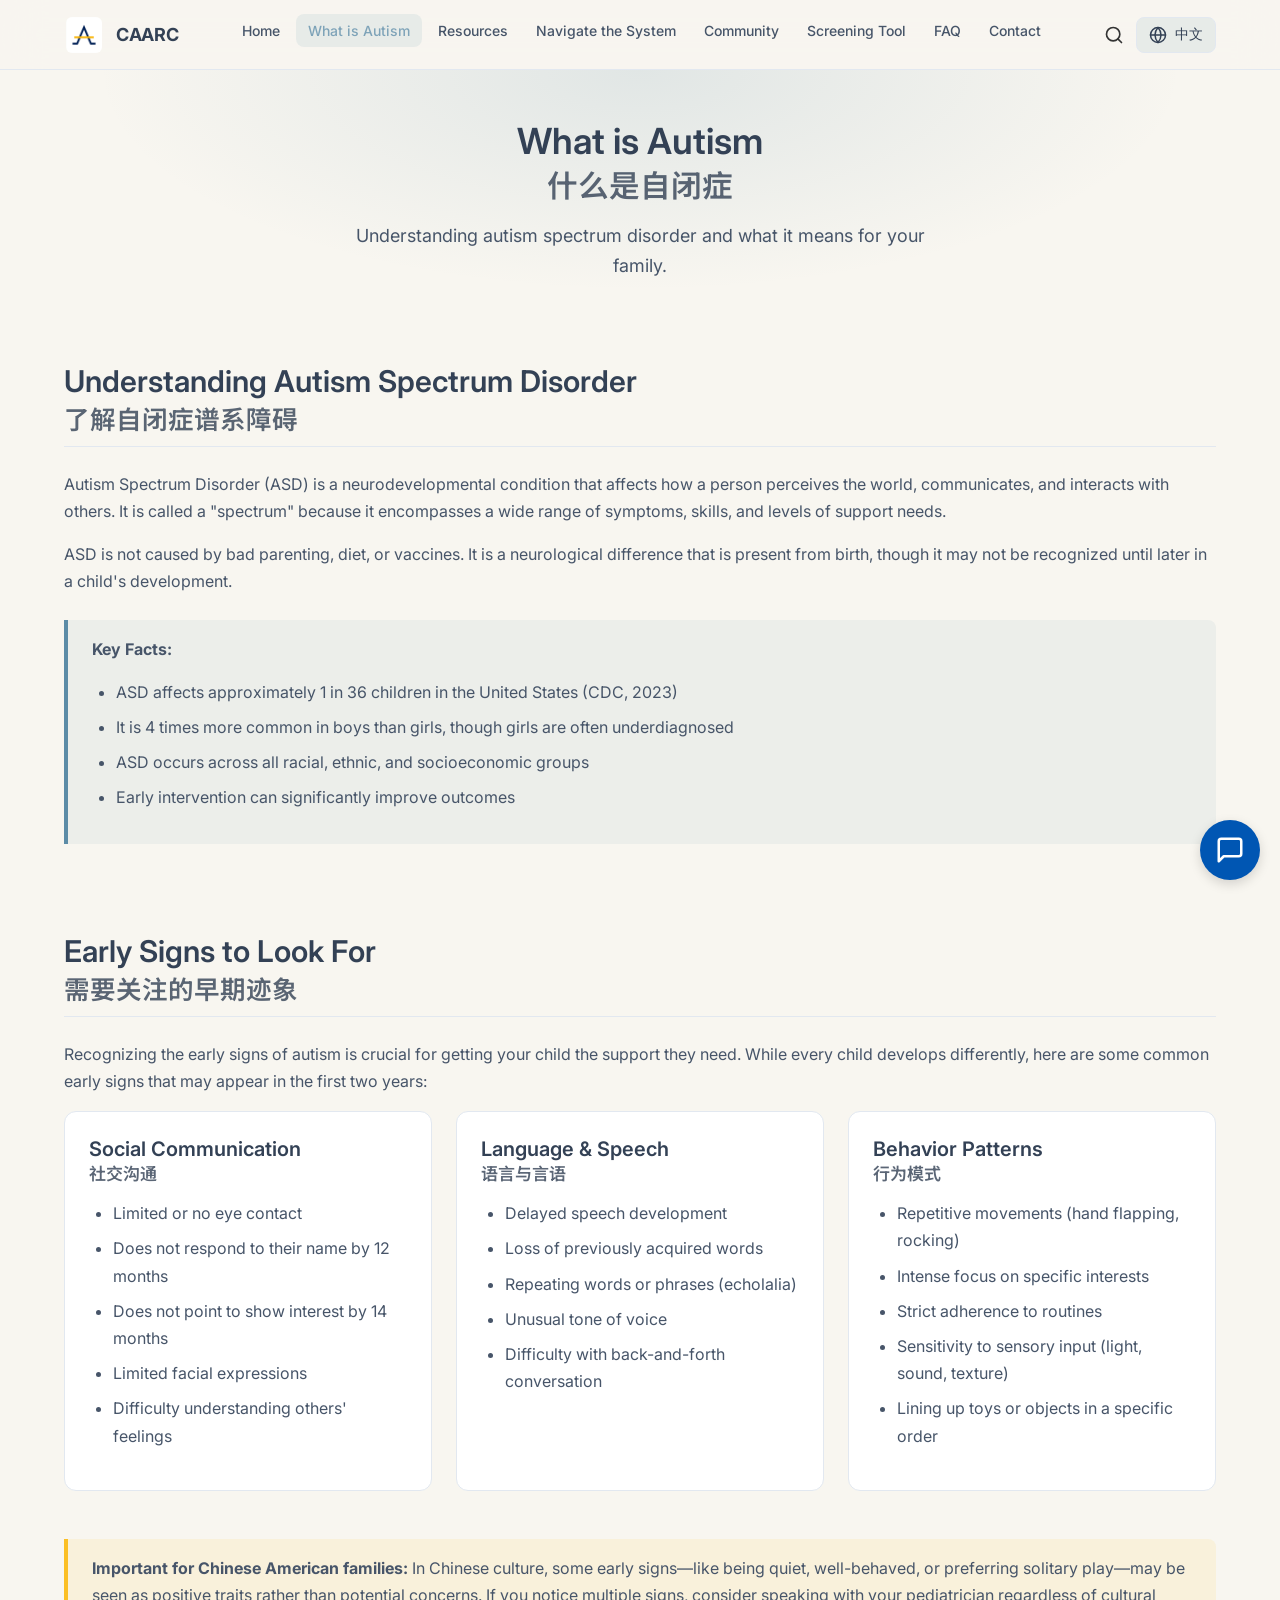
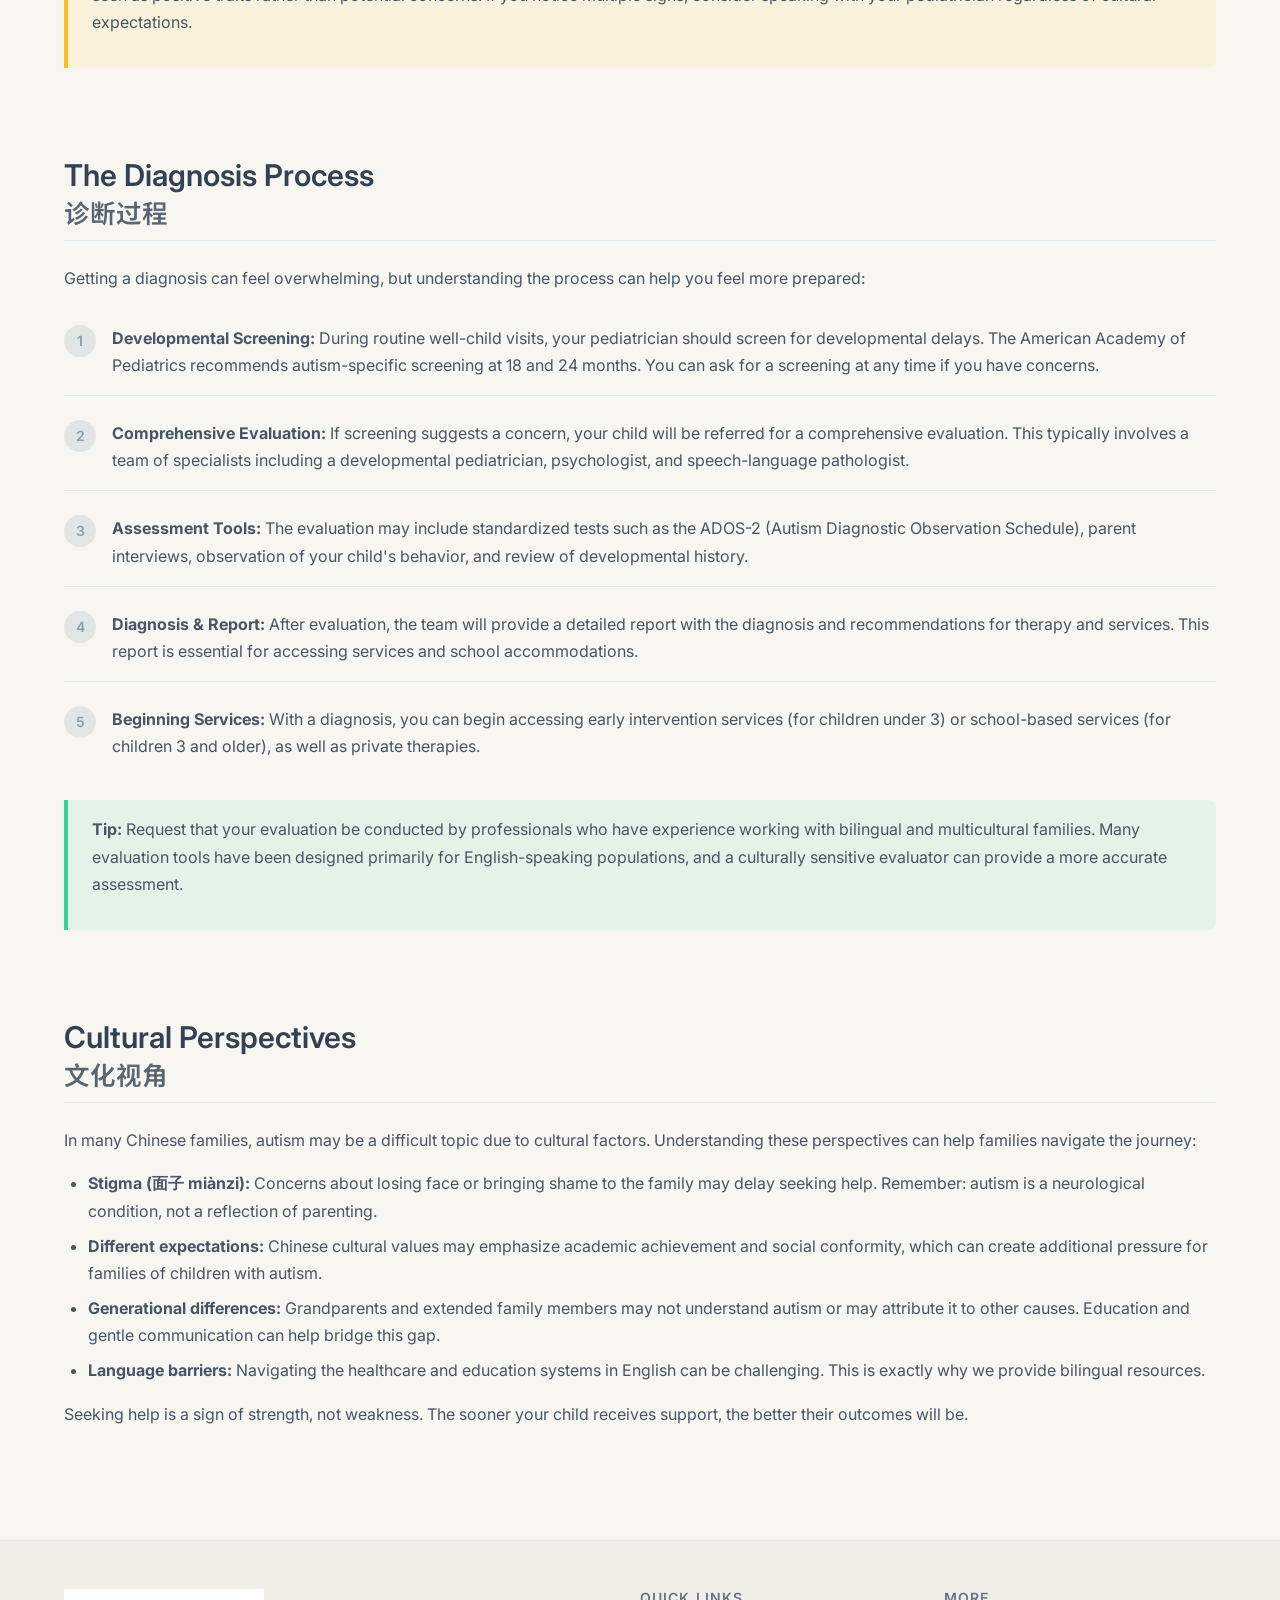
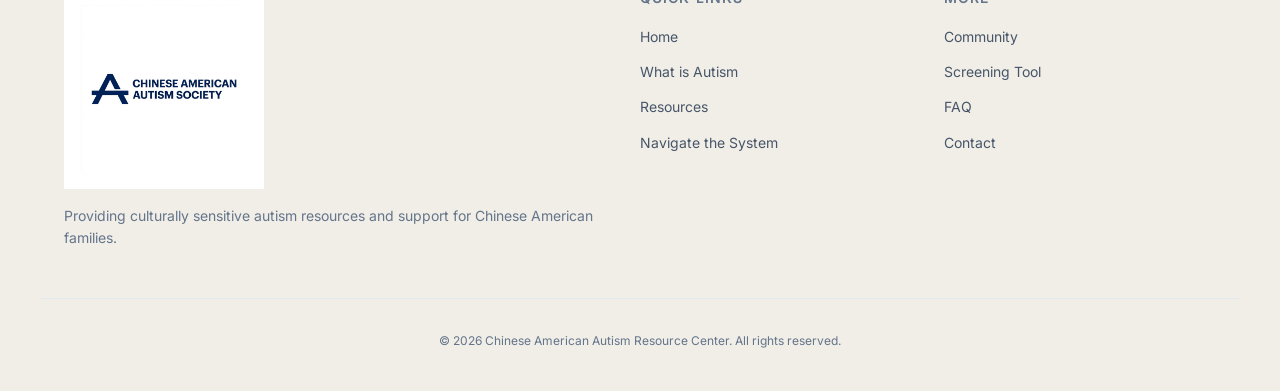
<file: what-is-autism.html>
<!DOCTYPE html>
<html lang="en" class="lang-en">
<head>
  <meta charset="UTF-8">
  <meta name="viewport" content="width=device-width, initial-scale=1.0">
  <title>What is Autism | 什么是自闭症 - CAARC</title>
  <meta name="description" content="Learn about autism spectrum disorder (ASD), early signs, the diagnosis process, and what it means for Chinese American families.">
  <meta property="og:type" content="article">
  <meta property="og:url" content="https://www.caasus.org/what-is-autism.html">
  <meta property="og:title" content="What is Autism | 什么是自闭症 - CAARC">
  <meta property="og:description" content="Learn about autism spectrum disorder, early signs, the diagnosis process, and cultural perspectives for Chinese American families.">
  <meta property="og:image" content="https://www.caasus.org/images/logo_text.png">
  <meta name="twitter:card" content="summary_large_image">
  <link rel="stylesheet" href="css/index.css">
</head>
<body>
  <main>

    <!-- Page Hero -->
    <section class="page-hero">
      <div class="container">
        <h1 class="bilingual-title">
          <span class="en">What is Autism</span>
          <span class="zh">什么是自闭症</span>
        </h1>
        <p class="en">Understanding autism spectrum disorder and what it means for your family.</p>
        <p class="zh">了解自闭症谱系障碍及其对您家庭的意义。</p>
      </div>
    </section>

    <div class="container">

      <!-- ========== EDITABLE: Understanding Autism ========== -->
      <section class="content-section">
        <h2 class="bilingual-title">
          <span class="en">Understanding Autism Spectrum Disorder</span>
          <span class="zh">了解自闭症谱系障碍</span>
        </h2>

        <div class="en">
          <p>Autism Spectrum Disorder (ASD) is a neurodevelopmental condition that affects how a person perceives the world, communicates, and interacts with others. It is called a "spectrum" because it encompasses a wide range of symptoms, skills, and levels of support needs.</p>
          <p>ASD is not caused by bad parenting, diet, or vaccines. It is a neurological difference that is present from birth, though it may not be recognized until later in a child's development.</p>

          <div class="info-box">
            <p><strong>Key Facts:</strong></p>
            <ul>
              <li>ASD affects approximately 1 in 36 children in the United States (CDC, 2023)</li>
              <li>It is 4 times more common in boys than girls, though girls are often underdiagnosed</li>
              <li>ASD occurs across all racial, ethnic, and socioeconomic groups</li>
              <li>Early intervention can significantly improve outcomes</li>
            </ul>
          </div>
        </div>

        <div class="zh">
          <p>自闭症谱系障碍（ASD）是一种神经发育状况，影响一个人感知世界、沟通和与他人互动的方式。它被称为"谱系"，因为它涵盖了广泛的症状、技能和支持需求水平。</p>
          <p>ASD不是由不当的养育方式、饮食或疫苗引起的。它是一种从出生起就存在的神经学差异，尽管可能要到儿童发育的较晚阶段才能被识别出来。</p>

          <div class="info-box">
            <p><strong>关键事实：</strong></p>
            <ul>
              <li>ASD影响着美国约每36名儿童中的1名（CDC, 2023年）</li>
              <li>男孩的发生率是女孩的4倍，但女孩往往诊断不足</li>
              <li>ASD发生在所有种族、民族和社会经济群体中</li>
              <li>早期干预可以显著改善预后</li>
            </ul>
          </div>
        </div>
      </section>
      <!-- ========== END EDITABLE ========== -->

      <!-- ========== EDITABLE: Early Signs ========== -->
      <section class="content-section">
        <h2 class="bilingual-title">
          <span class="en">Early Signs to Look For</span>
          <span class="zh">需要关注的早期迹象</span>
        </h2>

        <div class="en">
          <p>Recognizing the early signs of autism is crucial for getting your child the support they need. While every child develops differently, here are some common early signs that may appear in the first two years:</p>
        </div>
        <div class="zh">
          <p>识别自闭症的早期迹象对于让您的孩子获得所需支持至关重要。虽然每个孩子的发展都不同，但以下是可能在前两年出现的一些常见早期迹象：</p>
        </div>

        <div class="card-grid" style="grid-template-columns: repeat(auto-fill, minmax(280px, 1fr));">
          <div class="content-block">
            <h3 class="bilingual-title">
              <span class="en">Social Communication</span>
              <span class="zh">社交沟通</span>
            </h3>
            <ul class="en">
              <li>Limited or no eye contact</li>
              <li>Does not respond to their name by 12 months</li>
              <li>Does not point to show interest by 14 months</li>
              <li>Limited facial expressions</li>
              <li>Difficulty understanding others' feelings</li>
            </ul>
            <ul class="zh">
              <li>很少或没有眼神接触</li>
              <li>12个月时对自己的名字没有反应</li>
              <li>14个月时不会用手指向感兴趣的东西</li>
              <li>面部表情有限</li>
              <li>难以理解他人的感受</li>
            </ul>
          </div>

          <div class="content-block">
            <h3 class="bilingual-title">
              <span class="en">Language & Speech</span>
              <span class="zh">语言与言语</span>
            </h3>
            <ul class="en">
              <li>Delayed speech development</li>
              <li>Loss of previously acquired words</li>
              <li>Repeating words or phrases (echolalia)</li>
              <li>Unusual tone of voice</li>
              <li>Difficulty with back-and-forth conversation</li>
            </ul>
            <ul class="zh">
              <li>语言发展延迟</li>
              <li>失去之前已经学会的词汇</li>
              <li>重复词语或短语（回声语言）</li>
              <li>不寻常的语气语调</li>
              <li>难以进行来回对话</li>
            </ul>
          </div>

          <div class="content-block">
            <h3 class="bilingual-title">
              <span class="en">Behavior Patterns</span>
              <span class="zh">行为模式</span>
            </h3>
            <ul class="en">
              <li>Repetitive movements (hand flapping, rocking)</li>
              <li>Intense focus on specific interests</li>
              <li>Strict adherence to routines</li>
              <li>Sensitivity to sensory input (light, sound, texture)</li>
              <li>Lining up toys or objects in a specific order</li>
            </ul>
            <ul class="zh">
              <li>重复性动作（拍手、摇晃）</li>
              <li>对特定兴趣的强烈关注</li>
              <li>严格遵守日常规律</li>
              <li>对感官输入敏感（光线、声音、质地）</li>
              <li>按特定顺序排列玩具或物品</li>
            </ul>
          </div>
        </div>

        <div class="info-box warning">
          <p class="en"><strong>Important for Chinese American families:</strong> In Chinese culture, some early signs—like being quiet, well-behaved, or preferring solitary play—may be seen as positive traits rather than potential concerns. If you notice multiple signs, consider speaking with your pediatrician regardless of cultural expectations.</p>
          <p class="zh"><strong>对华裔美国家庭的重要提示：</strong>在中国文化中，一些早期迹象——如安静、乖巧或喜欢独自玩耍——可能被视为积极特质而非潜在问题。如果您注意到多种迹象，请不论文化期望如何，考虑与您的儿科医生交谈。</p>
        </div>
      </section>
      <!-- ========== END EDITABLE ========== -->

      <!-- ========== EDITABLE: The Diagnosis Process ========== -->
      <section class="content-section">
        <h2 class="bilingual-title">
          <span class="en">The Diagnosis Process</span>
          <span class="zh">诊断过程</span>
        </h2>

        <div class="en">
          <p>Getting a diagnosis can feel overwhelming, but understanding the process can help you feel more prepared:</p>
          <ol class="steps-list">
            <li><strong>Developmental Screening:</strong> During routine well-child visits, your pediatrician should screen for developmental delays. The American Academy of Pediatrics recommends autism-specific screening at 18 and 24 months. You can ask for a screening at any time if you have concerns.</li>
            <li><strong>Comprehensive Evaluation:</strong> If screening suggests a concern, your child will be referred for a comprehensive evaluation. This typically involves a team of specialists including a developmental pediatrician, psychologist, and speech-language pathologist.</li>
            <li><strong>Assessment Tools:</strong> The evaluation may include standardized tests such as the ADOS-2 (Autism Diagnostic Observation Schedule), parent interviews, observation of your child's behavior, and review of developmental history.</li>
            <li><strong>Diagnosis & Report:</strong> After evaluation, the team will provide a detailed report with the diagnosis and recommendations for therapy and services. This report is essential for accessing services and school accommodations.</li>
            <li><strong>Beginning Services:</strong> With a diagnosis, you can begin accessing early intervention services (for children under 3) or school-based services (for children 3 and older), as well as private therapies.</li>
          </ol>
        </div>

        <div class="zh">
          <p>获得诊断可能令人感到不安，但了解过程可以帮助您做好更充分的准备：</p>
          <ol class="steps-list">
            <li><strong>发育筛查：</strong>在常规儿童健康检查中，您的儿科医生应进行发育延迟筛查。美国儿科学会建议在18个月和24个月时进行自闭症专项筛查。如果您有任何担忧，可以随时要求筛查。</li>
            <li><strong>综合评估：</strong>如果筛查显示有问题，您的孩子将被转介进行综合评估。这通常涉及一个专家团队，包括发育儿科医生、心理学家和言语语言病理学家。</li>
            <li><strong>评估工具：</strong>评估可能包括标准化测试，如ADOS-2（自闭症诊断观察量表）、家长访谈、对孩子行为的观察以及发育历史回顾。</li>
            <li><strong>诊断与报告：</strong>评估后，团队将提供详细的报告，包括诊断结果以及治疗和服务建议。这份报告对于获取服务和学校支持至关重要。</li>
            <li><strong>开始服务：</strong>有了诊断，您可以开始获得早期干预服务（3岁以下儿童）或学校服务（3岁及以上儿童），以及私人治疗服务。</li>
          </ol>
        </div>

        <div class="info-box success">
          <p class="en"><strong>Tip:</strong> Request that your evaluation be conducted by professionals who have experience working with bilingual and multicultural families. Many evaluation tools have been designed primarily for English-speaking populations, and a culturally sensitive evaluator can provide a more accurate assessment.</p>
          <p class="zh"><strong>提示：</strong>要求由具有双语和多元文化家庭工作经验的专业人员进行评估。许多评估工具主要是为英语人群设计的，一位有文化敏感性的评估者可以提供更准确的评估。</p>
        </div>
      </section>
      <!-- ========== END EDITABLE ========== -->

      <!-- ========== EDITABLE: Cultural Perspectives ========== -->
      <section class="content-section">
        <h2 class="bilingual-title">
          <span class="en">Cultural Perspectives</span>
          <span class="zh">文化视角</span>
        </h2>

        <div class="en">
          <p>In many Chinese families, autism may be a difficult topic due to cultural factors. Understanding these perspectives can help families navigate the journey:</p>
          <ul>
            <li><strong>Stigma (面子 miànzi):</strong> Concerns about losing face or bringing shame to the family may delay seeking help. Remember: autism is a neurological condition, not a reflection of parenting.</li>
            <li><strong>Different expectations:</strong> Chinese cultural values may emphasize academic achievement and social conformity, which can create additional pressure for families of children with autism.</li>
            <li><strong>Generational differences:</strong> Grandparents and extended family members may not understand autism or may attribute it to other causes. Education and gentle communication can help bridge this gap.</li>
            <li><strong>Language barriers:</strong> Navigating the healthcare and education systems in English can be challenging. This is exactly why we provide bilingual resources.</li>
          </ul>
          <p>Seeking help is a sign of strength, not weakness. The sooner your child receives support, the better their outcomes will be.</p>
        </div>

        <div class="zh">
          <p>在许多华人家庭中，自闭症可能因文化因素而成为一个敏感话题。了解这些观点可以帮助家庭更好地应对：</p>
          <ul>
            <li><strong>面子观念：</strong>对丢面子或给家庭带来羞耻的担忧可能会延迟寻求帮助。请记住：自闭症是一种神经系统状况，不是养育方式的反映。</li>
            <li><strong>不同期望：</strong>中国文化价值观可能强调学业成就和社会规范，这可能给有自闭症儿童的家庭带来额外压力。</li>
            <li><strong>代际差异：</strong>祖父母和其他家庭成员可能不了解自闭症，或者将其归因于其他原因。教育和温和的沟通可以帮助弥合这一差距。</li>
            <li><strong>语言障碍：</strong>用英语在医疗保健和教育系统中导航可能具有挑战性。这正是我们提供双语资源的原因。</li>
          </ul>
          <p>寻求帮助是力量的表现，而不是软弱。您的孩子越早获得支持，成果就越好。</p>
        </div>
      </section>
      <!-- ========== END EDITABLE ========== -->

    </div>
  </main>

  <script src="js/nav.js"></script>
</body>
</html>
</file>
<file: css/index.css>
/* ============================
   Chinese American Autism Resource Center
   华裔自闭症资源中心
   Design System
   ============================ */

/* --- Google Fonts --- */
@import url('https://fonts.googleapis.com/css2?family=Inter:wght@300;400;500;600;700&family=Noto+Sans+SC:wght@300;400;500;600;700&display=swap');

/* --- CSS Custom Properties --- */
:root {
  /* Colors (Autism-friendly calm theme) */
  --primary: #5c8ca7; /* Muted Blue */
  --primary-dark: #4b738a;
  --primary-light: #7ea3b8;
  --primary-glow: rgba(92, 140, 167, 0.15); /* #5c8ca7 with opacity */
  --secondary: #82a896; /* Soft green */
  --secondary-dark: #6a8a7a;
  --accent: #d89c60; /* Warm Peach/Tan */
  --accent-light: #e6b885;

  /* Backgrounds: Pastels and Soft Creams instead of stark white/black */
  --bg-primary: #f8f6f0; /* Off-white cream */
  --bg-secondary: #f0eee6; /* Slightly deeper cream */
  --bg-card: #ffffff; /* White cards on cream background */
  --bg-card-hover: #faf9f5;
  --bg-glass: rgba(248, 246, 240, 0.9);

  /* Typography: Dark slate instead of pure black */
  --text-primary: #334155;
  --text-secondary: #475569;
  --text-muted: #64748B;
  --text-accent: #4b738a; /* primary-dark */

  --border: #e2e8f0;
  --border-light: #cbd5e1;

  /* Softer semantics */
  --success: #34d399; /* Softer emerald */
  --warning: #fbbf24; /* Softer amber */
  --error: #f87171; /* Softer red */

  /* Typography */
  --font-en: 'Inter', -apple-system, BlinkMacSystemFont, sans-serif;
  --font-zh: 'Noto Sans SC', 'PingFang SC', 'Microsoft YaHei', sans-serif;
  --font-size-xs: 0.75rem;
  --font-size-sm: 0.875rem;
  --font-size-base: 1rem;
  --font-size-lg: 1.125rem;
  --font-size-xl: 1.25rem;
  --font-size-2xl: 1.5rem;
  --font-size-3xl: 1.875rem;
  --font-size-4xl: 2.25rem;
  --font-size-5xl: 3rem;

  /* Spacing */
  --space-1: 0.25rem;
  --space-2: 0.5rem;
  --space-3: 0.75rem;
  --space-4: 1rem;
  --space-5: 1.25rem;
  --space-6: 1.5rem;
  --space-8: 2rem;
  --space-10: 2.5rem;
  --space-12: 3rem;
  --space-16: 4rem;
  --space-20: 5rem;

  /* Layout */
  --max-width: 1200px;
  --nav-height: 70px;
  --border-radius: 12px;
  --border-radius-sm: 8px;
  --border-radius-lg: 16px;

  /* Shadows */
  --shadow-sm: 0 1px 3px rgba(0, 0, 0, 0.3);
  --shadow-md: 0 4px 6px rgba(0, 0, 0, 0.3);
  --shadow-lg: 0 10px 25px rgba(0, 0, 0, 0.4);
  --shadow-glow: 0 0 30px rgba(59, 130, 246, 0.15);

  /* Transitions */
  --transition-fast: 150ms ease;
  --transition-base: 250ms ease;
  --transition-slow: 400ms ease;
}

/* --- Reset & Base --- */
*,
*::before,
*::after {
  margin: 0;
  padding: 0;
  box-sizing: border-box;
}

html {
  scroll-behavior: smooth;
  font-size: 16px;
}

body {
  font-family: var(--font-en);
  background: var(--bg-primary);
  color: var(--text-primary);
  line-height: 1.7;
  min-height: 100vh;
  -webkit-font-smoothing: antialiased;
  -moz-osx-font-smoothing: grayscale;
}

/* Chinese text uses Chinese font */
.zh {
  font-family: var(--font-zh);
}

/* --- Language Switching --- */
html.lang-en .zh {
  display: none;
}

html.lang-zh .en {
  display: none;
}

/* Titles always show both languages */
.bilingual-title .en,
.bilingual-title .zh {
  display: block !important;
}

.bilingual-title .zh {
  font-size: 0.85em;
  opacity: 0.8;
  font-family: var(--font-zh);
}

/* --- Typography --- */
h1,
h2,
h3,
h4,
h5,
h6 {
  line-height: 1.3;
  font-weight: 600;
}

h1 {
  font-size: var(--font-size-4xl);
}

h2 {
  font-size: var(--font-size-3xl);
}

h3 {
  font-size: var(--font-size-2xl);
}

h4 {
  font-size: var(--font-size-xl);
}

.footer-about h3 {
  font-size: var(--font-size-xl);
  margin-bottom: var(--space-3);
  color: var(--text-primary);
}

.footer-logo {
  height: 200px;
  width: auto;
  object-fit: contain;
  border-radius: var(--border-radius-md);
  background: white;
  padding: 16px;
  display: block;
}

.footer-about p {
  color: var(--text-secondary);
  line-height: 1.6;
}

p {
  margin-bottom: var(--space-4);
  color: var(--text-secondary);
}

a {
  color: var(--text-accent);
  text-decoration: none;
  transition: color var(--transition-fast);
}

a:hover {
  color: var(--primary-light);
}

ul,
ol {
  padding-left: var(--space-6);
  margin-bottom: var(--space-4);
}

li {
  margin-bottom: var(--space-2);
  color: var(--text-secondary);
}

/* --- Navigation --- */
.navbar {
  position: fixed;
  top: 0;
  left: 0;
  right: 0;
  height: var(--nav-height);
  background: var(--bg-glass);
  backdrop-filter: blur(20px);
  -webkit-backdrop-filter: blur(20px);
  border-bottom: 1px solid var(--border);
  z-index: 1000;
  display: flex;
  align-items: center;
  justify-content: center;
}

.nav-container {
  width: 100%;
  max-width: var(--max-width);
  padding: 0 var(--space-6);
  display: flex;
  align-items: center;
  justify-content: space-between;
}

.nav-logo {
  display: flex;
  flex-direction: row;
  align-items: center;
  text-decoration: none;
  gap: var(--space-3);
  line-height: 1.2;
}

.nav-logo-icon {
  height: 40px;
  width: 40px;
  object-fit: contain;
  border-radius: var(--border-radius-sm);
  /* Since the background is now light, the logo icon should blend well */
  padding: 2px;
  background: transparent;
}

.nav-logo-text {
  display: flex;
  flex-direction: column;
}

.nav-logo .en {
  font-size: var(--font-size-lg);
  font-weight: 700;
  color: var(--text-primary);
  letter-spacing: -0.02em;
}

.nav-logo .zh {
  font-size: var(--font-size-sm);
  color: var(--text-secondary);
  font-family: var(--font-zh);
}

.nav-links {
  display: flex;
  align-items: center;
  gap: var(--space-1);
  list-style: none;
  padding: 0;
  margin: 0;
}

.nav-links a {
  padding: var(--space-2) var(--space-3);
  border-radius: var(--border-radius-sm);
  color: var(--text-secondary);
  font-size: var(--font-size-sm);
  font-weight: 500;
  transition: all var(--transition-fast);
  text-decoration: none;
  white-space: nowrap;
}

.nav-links a:hover,
.nav-links a.active {
  color: var(--text-primary);
  background: rgba(92, 140, 167, 0.1);
}

.nav-links a.active {
  color: var(--primary-light);
}

/* Language Toggle Button */
.lang-toggle {
  display: flex;
  align-items: center;
  gap: var(--space-2);
  padding: var(--space-2) var(--space-3);
  background: rgba(92, 140, 167, 0.1);
  border: 1px solid var(--border);
  border-radius: var(--border-radius-sm);
  color: var(--text-primary);
  font-size: var(--font-size-sm);
  font-weight: 500;
  cursor: pointer;
  transition: all var(--transition-fast);
  white-space: nowrap;
}

.lang-toggle:hover {
  background: rgba(92, 140, 167, 0.2);
  border-color: var(--primary);
}

.lang-toggle svg {
  width: 18px;
  height: 18px;
}

/* Hamburger menu */
.nav-hamburger {
  display: none;
  flex-direction: column;
  gap: 5px;
  background: none;
  border: none;
  cursor: pointer;
  padding: var(--space-2);
}

.nav-hamburger span {
  display: block;
  width: 24px;
  height: 2px;
  background: var(--text-primary);
  border-radius: 2px;
  transition: all var(--transition-base);
}

/* --- Main Content --- */
main {
  padding-top: var(--nav-height);
  min-height: calc(100vh - 300px);
}

.container {
  width: 100%;
  max-width: var(--max-width);
  margin: 0 auto;
  padding: 0 var(--space-6);
}

.section {
  padding: var(--space-16) 0;
}

.section-header {
  text-align: center;
  margin-bottom: var(--space-12);
}

.section-header h2 {
  margin-bottom: var(--space-4);
}

.section-header p {
  max-width: 600px;
  margin: 0 auto;
  font-size: var(--font-size-lg);
}

/* --- Hero Section --- */
.hero {
  position: relative;
  padding: var(--space-20) 0;
  text-align: center;
  overflow: hidden;
}

.hero::before {
  content: '';
  position: absolute;
  top: -50%;
  left: -50%;
  width: 200%;
  height: 200%;
  background: radial-gradient(circle at 50% 50%, var(--primary-glow) 0%, transparent 50%);
  animation: heroGlow 8s ease-in-out infinite alternate;
}

@keyframes heroGlow {
  0% {
    transform: translate(0, 0) scale(1);
  }

  100% {
    transform: translate(-5%, 5%) scale(1.1);
  }
}

.hero-content {
  position: relative;
  z-index: 1;
}

.hero h1 {
  font-size: var(--font-size-5xl);
  font-weight: 700;
  margin-bottom: var(--space-6);
  letter-spacing: -0.02em;
}

.hero h1 .highlight {
  background: linear-gradient(135deg, var(--primary-light), var(--secondary));
  -webkit-background-clip: text;
  -webkit-text-fill-color: transparent;
  background-clip: text;
}

.hero p {
  font-size: var(--font-size-xl);
  max-width: 700px;
  margin: 0 auto var(--space-8);
}

/* --- Cards --- */
.card-grid {
  display: grid;
  grid-template-columns: repeat(auto-fill, minmax(320px, 1fr));
  gap: var(--space-6);
}

.card {
  background: var(--bg-card);
  border: 1px solid var(--border);
  border-radius: var(--border-radius);
  padding: var(--space-8);
  transition: all var(--transition-base);
  position: relative;
  overflow: hidden;
}

.card::before {
  content: '';
  position: absolute;
  top: 0;
  left: 0;
  right: 0;
  height: 3px;
  background: linear-gradient(90deg, var(--primary), var(--secondary));
  opacity: 0;
  transition: opacity var(--transition-base);
}

.card:hover {
  transform: translateY(-4px);
  border-color: var(--border-light);
  box-shadow: var(--shadow-lg);
}

.card:hover::before {
  opacity: 1;
}

.card-icon {
  width: 48px;
  height: 48px;
  border-radius: var(--border-radius-sm);
  background: var(--primary-glow);
  display: flex;
  align-items: center;
  justify-content: center;
  margin-bottom: var(--space-4);
  font-size: 24px;
}

.card h3 {
  margin-bottom: var(--space-3);
}

.card p {
  font-size: var(--font-size-sm);
}

.card-link {
  display: inline-flex;
  align-items: center;
  gap: var(--space-2);
  margin-top: var(--space-4);
  color: var(--primary-light);
  font-weight: 500;
  font-size: var(--font-size-sm);
}

.card-link:hover {
  gap: var(--space-3);
}

/* --- Buttons --- */
.btn {
  display: inline-flex;
  align-items: center;
  gap: var(--space-2);
  padding: var(--space-3) var(--space-6);
  border-radius: var(--border-radius-sm);
  font-size: var(--font-size-base);
  font-weight: 600;
  cursor: pointer;
  transition: all var(--transition-base);
  text-decoration: none;
  border: none;
}

.btn-primary {
  background: linear-gradient(135deg, var(--primary), var(--primary-dark));
  color: white;
  box-shadow: 0 4px 15px rgba(92, 140, 167, 0.3);
}

.btn-primary:hover {
  transform: translateY(-2px);
  box-shadow: 0 6px 20px rgba(92, 140, 167, 0.4);
  color: white;
}

.btn-secondary {
  background: transparent;
  color: var(--text-primary);
  border: 1px solid var(--border);
}

.btn-secondary:hover {
  border-color: var(--primary);
  background: rgba(92, 140, 167, 0.1);
  color: var(--primary-dark);
}

/* --- Accordion (FAQ) --- */
.accordion {
  display: flex;
  flex-direction: column;
  gap: var(--space-3);
}

.accordion-item {
  background: var(--bg-card);
  border: 1px solid var(--border);
  border-radius: var(--border-radius);
  overflow: hidden;
  transition: border-color var(--transition-base);
}

.accordion-item.active {
  border-color: var(--primary);
}

.accordion-header {
  display: flex;
  align-items: center;
  justify-content: space-between;
  padding: var(--space-5) var(--space-6);
  cursor: pointer;
  transition: background var(--transition-fast);
  user-select: none;
}

.accordion-header:hover {
  background: var(--bg-card-hover);
}

.accordion-header h3 {
  font-size: var(--font-size-base);
  font-weight: 500;
}

.accordion-icon {
  width: 24px;
  height: 24px;
  color: var(--text-muted);
  transition: transform var(--transition-base);
  flex-shrink: 0;
  margin-left: var(--space-4);
}

.accordion-item.active .accordion-icon {
  transform: rotate(180deg);
  color: var(--primary-light);
}

.accordion-content {
  max-height: 0;
  overflow: hidden;
  transition: max-height var(--transition-slow);
}

.accordion-content-inner {
  padding: 0 var(--space-6) var(--space-6);
}

/* --- Content Page --- */
.page-hero {
  padding: var(--space-12) 0;
  text-align: center;
  position: relative;
}

.page-hero::before {
  content: '';
  position: absolute;
  top: 0;
  left: 0;
  right: 0;
  bottom: 0;
  background: radial-gradient(ellipse at top, var(--primary-glow) 0%, transparent 60%);
  pointer-events: none;
}

.page-hero h1 {
  position: relative;
  margin-bottom: var(--space-4);
}

.page-hero p {
  position: relative;
  max-width: 600px;
  margin: 0 auto;
  font-size: var(--font-size-lg);
}

.content-section {
  padding: var(--space-8) 0;
}

.content-section h2 {
  margin-bottom: var(--space-6);
  padding-bottom: var(--space-3);
  border-bottom: 1px solid var(--border);
}

.content-section h3 {
  font-size: var(--font-size-xl);
  margin-bottom: var(--space-4);
  margin-top: var(--space-6);
}

.content-block {
  background: var(--bg-card);
  border: 1px solid var(--border);
  border-radius: var(--border-radius);
  padding: var(--space-6);
  margin-bottom: var(--space-6);
}

.content-block h3 {
  margin-top: 0;
}

/* Info boxes  */
.info-box {
  border-left: 4px solid var(--primary);
  background: rgba(92, 140, 167, 0.08);
  padding: var(--space-4) var(--space-6);
  border-radius: 0 var(--border-radius-sm) var(--border-radius-sm) 0;
  margin: var(--space-6) 0;
}

.info-box.warning {
  border-left-color: var(--warning);
  background: rgba(251, 191, 36, 0.1);
}

.info-box.success {
  border-left-color: var(--success);
  background: rgba(52, 211, 153, 0.1);
}

/* --- Contact Form --- */
.form-group {
  margin-bottom: var(--space-5);
}

.form-group label {
  display: block;
  margin-bottom: var(--space-2);
  font-weight: 500;
  color: var(--text-primary);
  font-size: var(--font-size-sm);
}

.form-group input,
.form-group textarea,
.form-group select {
  width: 100%;
  padding: var(--space-3) var(--space-4);
  background: var(--bg-primary);
  border: 1px solid var(--border);
  border-radius: var(--border-radius-sm);
  color: var(--text-primary);
  font-family: var(--font-en);
  font-size: var(--font-size-base);
  transition: border-color var(--transition-fast);
}

.form-group input:focus,
.form-group textarea:focus,
.form-group select:focus {
  outline: none;
  border-color: var(--primary);
  box-shadow: 0 0 0 3px var(--primary-glow);
}

.form-group textarea {
  resize: vertical;
  min-height: 120px;
}

/* --- Footer --- */
.footer {
  background: var(--bg-secondary);
  border-top: 1px solid var(--border);
  padding: var(--space-12) 0 var(--space-6);
  margin-top: var(--space-16);
}

.footer-grid {
  display: grid;
  grid-template-columns: 2fr 1fr 1fr;
  gap: var(--space-8);
  max-width: var(--max-width);
  margin: 0 auto;
  padding: 0 var(--space-6);
}

.footer-about h3 {
  margin-bottom: var(--space-3);
  color: var(--text-primary);
}

.footer-about p {
  font-size: var(--font-size-sm);
  color: var(--text-muted);
}

.footer-links h4 {
  font-size: var(--font-size-sm);
  text-transform: uppercase;
  letter-spacing: 0.08em;
  color: var(--text-muted);
  margin-bottom: var(--space-4);
}

.footer-links ul {
  list-style: none;
  padding: 0;
}

.footer-links li {
  margin-bottom: var(--space-2);
}

.footer-links a {
  font-size: var(--font-size-sm);
  color: var(--text-secondary);
}

.footer-links a:hover {
  color: var(--primary-light);
}

.footer-bottom {
  text-align: center;
  padding-top: var(--space-8);
  margin-top: var(--space-8);
  border-top: 1px solid var(--border);
  max-width: var(--max-width);
  margin-left: auto;
  margin-right: auto;
  padding-left: var(--space-6);
  padding-right: var(--space-6);
}

.footer-bottom p {
  font-size: var(--font-size-xs);
  color: var(--text-muted);
}

/* --- Utility --- */
.text-center {
  text-align: center;
}

.text-gradient {
  background: linear-gradient(135deg, var(--primary-light), var(--secondary));
  -webkit-background-clip: text;
  -webkit-text-fill-color: transparent;
  background-clip: text;
}

.mt-4 {
  margin-top: var(--space-4);
}

.mt-8 {
  margin-top: var(--space-8);
}

.mb-4 {
  margin-bottom: var(--space-4);
}

.mb-8 {
  margin-bottom: var(--space-8);
}

/* --- Steps list --- */
.steps-list {
  list-style: none;
  padding: 0;
  counter-reset: step;
}

.steps-list li {
  counter-increment: step;
  padding: var(--space-4) 0;
  padding-left: var(--space-12);
  position: relative;
  border-bottom: 1px solid var(--border);
}

.steps-list li:last-child {
  border-bottom: none;
}

.steps-list li::before {
  content: counter(step);
  position: absolute;
  left: 0;
  top: var(--space-4);
  width: 32px;
  height: 32px;
  border-radius: 50%;
  background: var(--primary-glow);
  color: var(--primary-light);
  display: flex;
  align-items: center;
  justify-content: center;
  font-weight: 600;
  font-size: var(--font-size-sm);
}

/* --- Resource cards --- */
.resource-category {
  margin-bottom: var(--space-8);
}

.resource-category h3 {
  margin-bottom: var(--space-4);
  padding-left: var(--space-3);
  border-left: 3px solid var(--primary);
}

/* --- Screening Checklist --- */

/* Disclaimer Box - softer orange */
.disclaimer-box {
  display: flex;
  gap: var(--space-4);
  background: rgba(251, 191, 36, 0.1);
  border: 1px solid rgba(251, 191, 36, 0.4);
  border-radius: var(--border-radius);
  padding: var(--space-6);
  margin-bottom: var(--space-6);
}

.disclaimer-icon {
  font-size: 2rem;
  flex-shrink: 0;
  line-height: 1;
}

.disclaimer-box p {
  font-size: var(--font-size-sm);
  color: var(--text-secondary);
}

/* Age Group Selector */
.age-group-selector {
  display: grid;
  grid-template-columns: repeat(4, 1fr);
  gap: var(--space-4);
  margin-top: var(--space-6);
}

.age-btn {
  display: flex;
  flex-direction: column;
  align-items: center;
  gap: var(--space-2);
  padding: var(--space-6) var(--space-4);
  background: var(--bg-card);
  border: 2px solid var(--border);
  border-radius: var(--border-radius);
  color: var(--text-secondary);
  cursor: pointer;
  transition: all var(--transition-base);
  font-size: var(--font-size-sm);
  font-weight: 500;
}

.age-btn:hover {
  border-color: var(--primary);
  background: rgba(92, 140, 167, 0.05); /* Match new primary */
  color: var(--text-primary);
  transform: translateY(-2px);
}

.age-btn.active {
  border-color: var(--primary);
  background: rgba(92, 140, 167, 0.1); /* Match new primary */
  color: var(--text-primary);
  box-shadow: 0 0 20px rgba(92, 140, 167, 0.15);
}

.age-emoji {
  font-size: 2rem;
}

/* Checklist Container */
.checklist-instructions {
  background: var(--bg-card);
  border: 1px solid var(--border);
  border-radius: var(--border-radius-sm);
  padding: var(--space-4) var(--space-6);
  margin-bottom: var(--space-6);
}

.checklist-instructions p {
  margin-bottom: 0;
  font-size: var(--font-size-sm);
}

.checklist-container {
  display: flex;
  flex-direction: column;
  gap: var(--space-3);
}

/* Custom Checkbox Items */
.checklist-item {
  display: flex;
  align-items: flex-start;
  gap: var(--space-4);
  padding: var(--space-4) var(--space-5);
  background: var(--bg-card);
  border: 1px solid var(--border);
  border-radius: var(--border-radius-sm);
  cursor: pointer;
  transition: all var(--transition-fast);
  user-select: none;
}

.checklist-item:hover {
  border-color: var(--border-light);
  background: var(--bg-card-hover);
}

.checklist-item input[type="checkbox"] {
  display: none;
}

.checkmark {
  flex-shrink: 0;
  width: 24px;
  height: 24px;
  border: 2px solid var(--border-light);
  border-radius: 6px;
  display: flex;
  align-items: center;
  justify-content: center;
  transition: all var(--transition-fast);
  margin-top: 2px;
}

.checkmark::after {
  content: '✓';
  font-size: 14px;
  font-weight: 700;
  color: white;
  opacity: 0;
  transition: opacity var(--transition-fast);
}

.checklist-item input:checked~.checkmark {
  background: var(--warning);
  border-color: var(--warning);
}

.checklist-item input:checked~.checkmark::after {
  opacity: 1;
}

.checklist-item input:checked~.question-text {
  color: var(--warning);
}

.question-text {
  color: var(--text-secondary);
  font-size: var(--font-size-base);
  line-height: 1.5;
  width: 100%;
}

/* Optional Details Input */
.detail-input {
  display: block;
  width: 100%;
  margin-top: var(--space-3);
  padding: var(--space-3);
  background: var(--bg-primary);
  border: 1px solid var(--border);
  border-radius: var(--border-radius-sm);
  color: var(--text-primary);
  font-family: inherit;
  font-size: var(--font-size-sm);
  resize: vertical;
  min-height: 80px;
  max-height: 200px;
  opacity: 0;
  visibility: hidden;
  height: 0;
  min-height: 0;
  padding-top: 0;
  padding-bottom: 0;
  margin-top: 0;
  transition: all var(--transition-base);
}

.detail-input:focus {
  outline: none;
  border-color: var(--primary);
  box-shadow: 0 0 0 2px var(--primary-glow);
}

.checklist-item input:checked~.question-text .detail-input {
  opacity: 1;
  visibility: visible;
  height: auto;
  min-height: 80px;
  padding: var(--space-3);
  margin-top: var(--space-3);
}

/* Large button */
.btn-lg {
  padding: var(--space-4) var(--space-8);
  font-size: var(--font-size-lg);
}

/* AI Loading Spinner */
.ai-loading {
  display: flex;
  flex-direction: column;
  align-items: center;
  gap: var(--space-4);
  padding: var(--space-12) 0;
}

.spinner {
  width: 48px;
  height: 48px;
  border: 4px solid var(--border);
  border-top-color: var(--primary);
  border-radius: 50%;
  animation: spin 0.8s linear infinite;
}

@keyframes spin {
  to {
    transform: rotate(360deg);
  }
}

.ai-loading p {
  color: var(--text-muted);
  font-size: var(--font-size-sm);
  text-align: center;
}

/* AI Response Card */
.ai-response-card {
  background: var(--bg-glass);
  backdrop-filter: blur(20px);
  -webkit-backdrop-filter: blur(20px);
  border: 1px solid var(--border);
  border-radius: var(--border-radius-lg);
  padding: var(--space-8);
  box-shadow: var(--shadow-lg), var(--shadow-glow);
}

.ai-response-card .ai-markdown h3 {
  color: var(--primary-light);
  margin: var(--space-6) 0 var(--space-3);
  font-size: var(--font-size-xl);
}

.ai-response-card .ai-markdown h3:first-child {
  margin-top: 0;
}

.ai-response-card .ai-markdown h4 {
  color: var(--text-primary);
  margin: var(--space-4) 0 var(--space-2);
}

.ai-response-card .ai-markdown p {
  margin-bottom: var(--space-3);
  line-height: 1.8;
}

.ai-response-card .ai-markdown ul {
  padding-left: var(--space-6);
  margin-bottom: var(--space-4);
}

.ai-response-card .ai-markdown li {
  margin-bottom: var(--space-2);
  line-height: 1.7;
}

.ai-response-card .ai-markdown strong {
  color: var(--text-primary);
}

.ai-response-card .lang-separator {
  border: none;
  border-top: 1px solid var(--border);
  margin: var(--space-8) 0;
}

/* AI Error */
.ai-error {
  background: rgba(248, 113, 113, 0.05); /* Soft red instead of bright red */
  border: 1px solid rgba(248, 113, 113, 0.2);
  border-radius: var(--border-radius);
  padding: var(--space-6);
}

.ai-error h3 {
  color: var(--error);
  margin-bottom: var(--space-3);
}

.ai-error code {
  background: var(--bg-primary);
  padding: 2px 8px;
  border-radius: 4px;
  font-size: var(--font-size-sm);
}

/* --- Responsive --- */
@media (max-width: 768px) {
  :root {
    --font-size-5xl: 2.25rem;
    --font-size-4xl: 1.875rem;
    --font-size-3xl: 1.5rem;
  }

  .nav-links {
    display: none;
    position: fixed;
    top: var(--nav-height);
    left: 0;
    right: 0;
    bottom: 0;
    background: var(--bg-secondary);
    flex-direction: column;
    padding: var(--space-6);
    gap: var(--space-2);
    overflow-y: auto;
  }

  .nav-links.active {
    display: flex;
  }

  .nav-hamburger {
    display: flex;
  }

  .nav-hamburger.active span:nth-child(1) {
    transform: rotate(45deg) translate(5px, 5px);
  }

  .nav-hamburger.active span:nth-child(2) {
    opacity: 0;
  }

  .nav-hamburger.active span:nth-child(3) {
    transform: rotate(-45deg) translate(5px, -5px);
  }

  .hero {
    padding: var(--space-12) 0;
  }

  .card-grid {
    grid-template-columns: 1fr;
  }

  .footer-grid {
    grid-template-columns: 1fr;
    gap: var(--space-6);
  }

  .section {
    padding: var(--space-10) 0;
  }

  .age-group-selector {
    grid-template-columns: repeat(2, 1fr);
  }

  .checklist-item {
    padding: var(--space-3) var(--space-4);
  }

  .ai-response-card {
    padding: var(--space-5);
  }

  .btn-lg {
    padding: var(--space-3) var(--space-6);
    font-size: var(--font-size-base);
  }

  .disclaimer-box {
    flex-direction: column;
  }
}

@media (max-width: 480px) {
  .container {
    padding: 0 var(--space-4);
  }
}

/* --- Print Styles --- */
.print-only {
  display: none;
}

@media print {
  body {
    background: white !important;
    color: black !important;
    margin: 0;
    padding: 0;
  }

  /* Hide all UI elements except print area */
  .navbar,
  .footer,
  main {
    display: none !important;
  }

  .print-only {
    display: block !important;
    width: 100%;
  }

  #print-area {
    font-family: Arial, sans-serif;
    color: #000;
  }

  .print-header {
    text-align: center;
    border-bottom: 2px solid #ccc;
    padding-bottom: 20px;
    margin-bottom: 30px;
  }

  .print-header h1 {
    font-size: 24px;
    color: #000 !important;
    margin-bottom: 5px;
  }

  .print-section {
    margin-bottom: 30px;
  }

  .print-section h2 {
    font-size: 18px;
    border-bottom: 1px solid #aaa;
    padding-bottom: 5px;
    margin-bottom: 15px;
    color: #000 !important;
  }

  .print-item {
    margin-bottom: 15px;
    padding: 12px;
    background: #fff !important;
    border: 1px solid #aaa;
    border-radius: 4px;
    break-inside: avoid;
    page-break-inside: avoid;
  }

  .print-item-title {
    font-weight: bold;
    margin-bottom: 6px;
    font-size: 14px;
  }

  .print-item-detail {
    font-size: 13px;
    color: #333 !important;
    font-style: italic;
    border-left: 3px solid #666;
    padding-left: 10px;
    margin-top: 8px;
  }

  .print-disclaimer {
    margin-top: 40px;
    padding: 15px;
    border: 2px solid #666;
    font-size: 12px;
    text-align: center;
    color: #000 !important;
    break-inside: avoid;
    page-break-inside: avoid;
  }
}
</file>
